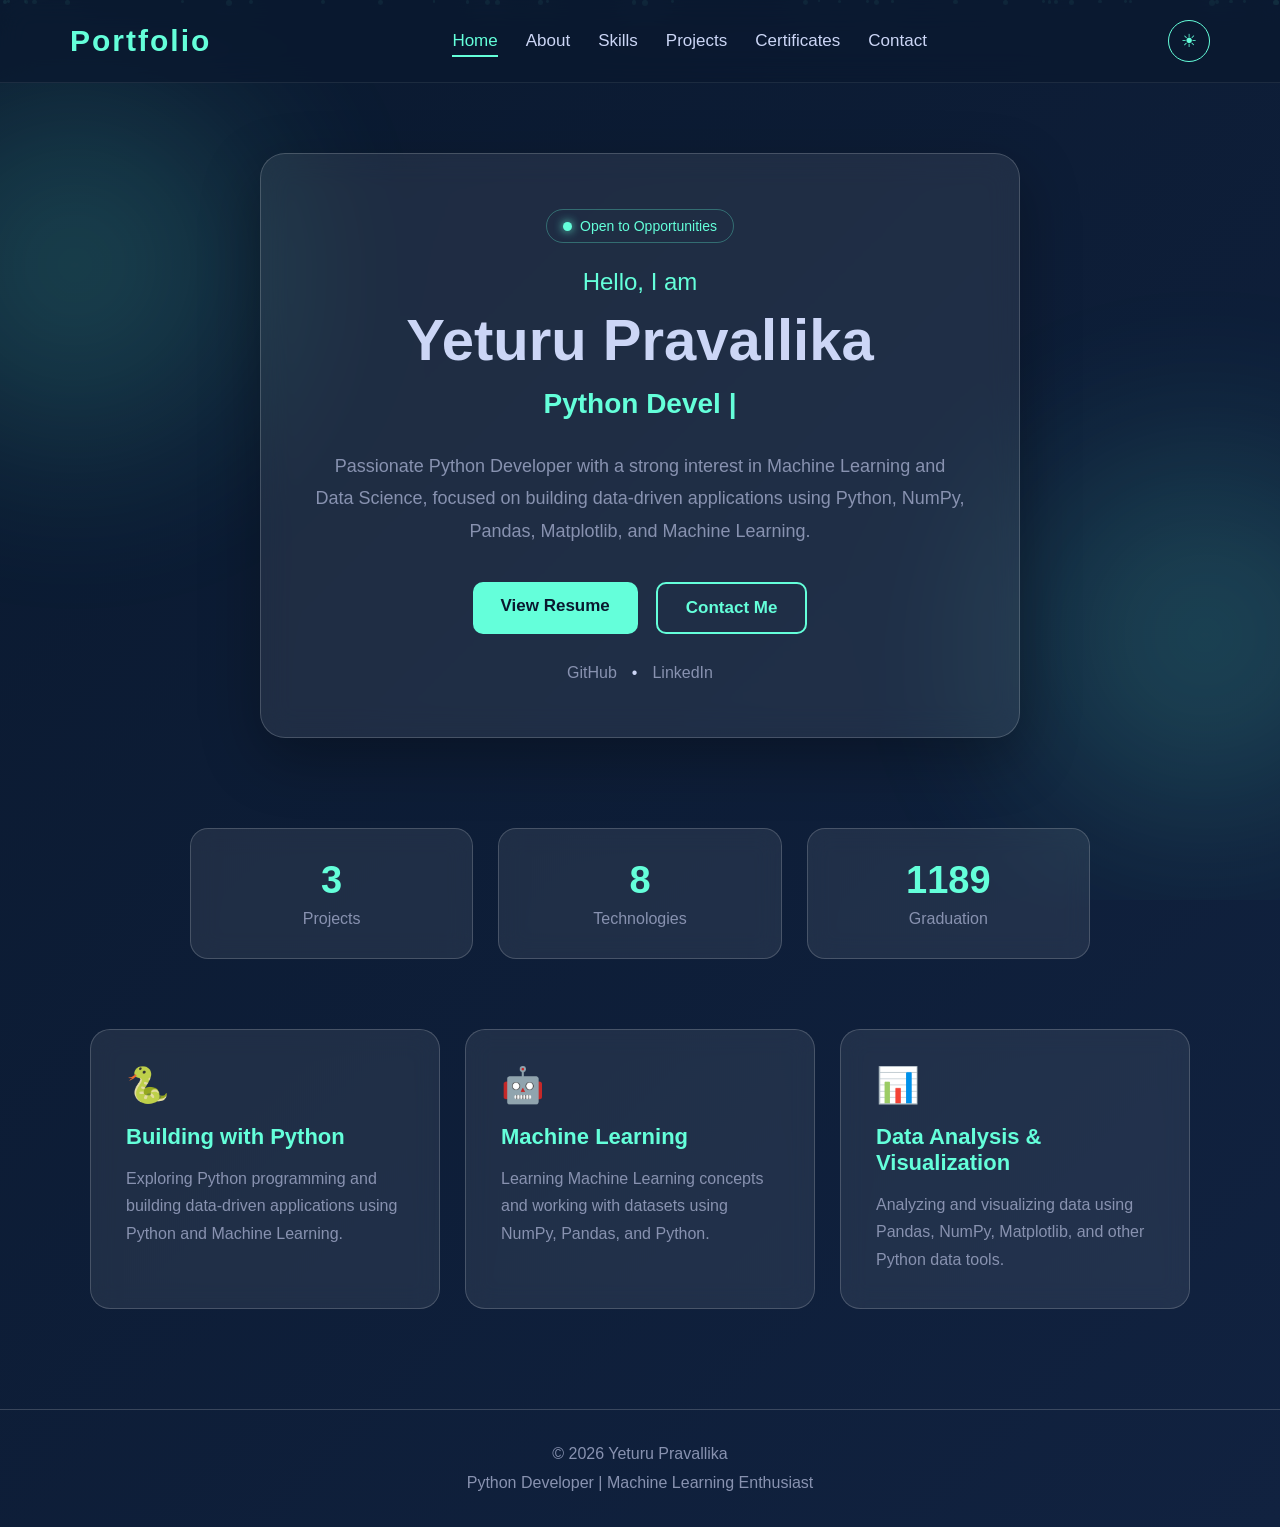
<file: index.html>
<!DOCTYPE html>

<html lang="en">

<head>

    <meta charset="UTF-8">

    <meta name="viewport"
          content="width=device-width, initial-scale=1.0">

    <title>
        Yeturu Pravallika | Python Developer
    </title>


    <meta name="description"
          content="Portfolio of Yeturu Pravallika, Python Developer with knowledge of Machine Learning, NumPy, Pandas, Matplotlib, HTML, CSS and JavaScript.">


    <link rel="stylesheet" href="index.css">

</head>


<body>


    <!-- ================= BACKGROUND EFFECTS ================= -->

    <div class="background">

        <div class="glow glow-one"></div>

        <div class="glow glow-two"></div>

        <div id="particles"></div>

    </div>



    <!-- ================= NAVBAR ================= -->

    <header>

        <nav class="navbar">


            <!-- LOGO -->

            <a href="index.html"
               class="logo">

                Portfolio

            </a>



            <!-- MOBILE MENU -->

            <button
                class="menu-toggle"
                id="menuToggle"
                aria-label="Open navigation">

                ☰

            </button>



            <!-- NAVIGATION -->

            <ul
                class="nav-links"
                id="navLinks">


                <li>

                    <a
                        href="index.html"
                        class="active">

                        Home

                    </a>

                </li>


                <li>

                    <a href="about.html">

                        About

                    </a>

                </li>


                <li>

                    <a href="skills.html">

                        Skills

                    </a>

                </li>


                <li>

                    <a href="projects.html">

                        Projects

                    </a>

                </li>


                <li>

                    <a href="certificates.html">

                        Certificates

                    </a>

                </li>


                <li>

                    <a href="contact.html">

                        Contact

                    </a>

                </li>


            </ul>



            <!-- THEME TOGGLE -->

            <button
                id="themeToggle"
                class="theme-toggle"
                aria-label="Toggle theme">

                ☀

            </button>


        </nav>

    </header>




    <!-- ================= HERO ================= -->

    <main>

        <section class="hero">


            <div
                class="glass-card"
                id="heroCard">


                <!-- AVAILABILITY -->

                <div class="availability">

                    <span class="status-dot"></span>

                    Open to Opportunities

                </div>



                <!-- GREETING -->

                <p class="hello">

                    Hello, I am

                </p>



                <!-- NAME -->

                <h1>

                    Yeturu Pravallika

                </h1>



                <!-- DYNAMIC ROLE -->

                <h2>

                    <span id="typing"></span>

                    <span class="cursor">|</span>

                </h2>



                <!-- DESCRIPTION -->

                <p class="hero-description">

                    Passionate Python Developer with a strong interest
                    in Machine Learning and Data Science, focused on
                    building data-driven applications using Python,
                    NumPy, Pandas, Matplotlib, and Machine Learning.

                </p>




                <!-- ================= BUTTONS ================= -->

                <div class="hero-buttons">


                    <!-- RESUME -->

                    <a
                        href="Pravallika_Yeturu_Resume.pdf"
                        target="_blank"
                        class="resume-btn">

                        View Resume

                    </a>



                    <!-- CONTACT -->

                    <a
                        href="contact.html"
                        class="contact-btn">

                        Contact Me

                    </a>


                </div>




                <!-- ================= SOCIAL LINKS ================= -->

                <div class="social-links">


                    <a
                        href="https://github.com/pravallikayeturu"
                        target="_blank"
                        rel="noopener noreferrer"
                        aria-label="GitHub">

                        GitHub

                    </a>


                    <span>•</span>


                    <a
                        href="https://www.linkedin.com/in/pravallika-yeturu-b11321325"
                        target="_blank"
                        rel="noopener noreferrer"
                        aria-label="LinkedIn">

                        LinkedIn

                    </a>


                </div>


            </div>

        </section>




        <!-- ================= STATS ================= -->

        <section class="stats-section reveal">


            <!-- PROJECTS -->

            <div class="stat-card">

                <div
                    class="stat-number"
                    data-target="3">

                    0

                </div>


                <p>

                    Projects

                </p>

            </div>




            <!-- TECHNOLOGIES -->

            <div class="stat-card">

                <div
                    class="stat-number"
                    data-target="8">

                    0

                </div>


                <p>

                    Technologies

                </p>

            </div>




            <!-- GRADUATION -->

            <div class="stat-card">

                <div
                    class="stat-number"
                    data-target="2027">

                    0

                </div>


                <p>

                    Graduation

                </p>

            </div>


        </section>




        <!-- ================= QUICK INTRO ================= -->

        <section class="quick-section reveal">



            <!-- PYTHON -->

            <div class="quick-card">


                <span class="section-icon">

                    🐍

                </span>


                <h2>

                    Building with Python

                </h2>


                <p>

                    Exploring Python programming and building
                    data-driven applications using Python and
                    Machine Learning.

                </p>


            </div>




            <!-- MACHINE LEARNING -->

            <div class="quick-card">


                <span class="section-icon">

                    🤖

                </span>


                <h2>

                    Machine Learning

                </h2>


                <p>

                    Learning Machine Learning concepts and
                    working with datasets using NumPy,
                    Pandas, and Python.

                </p>


            </div>




            <!-- DATA ANALYSIS -->

            <div class="quick-card">


                <span class="section-icon">

                    📊

                </span>


                <h2>

                    Data Analysis & Visualization

                </h2>


                <p>

                    Analyzing and visualizing data using
                    Pandas, NumPy, Matplotlib, and other
                    Python data tools.

                </p>


            </div>


        </section>


    </main>




    <!-- ================= SCROLL TO TOP ================= -->

    <button
        id="scrollTop"
        class="scroll-top"
        aria-label="Scroll to top">

        ↑

    </button>




    <!-- ================= FOOTER ================= -->

    <footer>


        <p>

            © <span id="year"></span>
            Yeturu Pravallika

        </p>


        <p>

            Python Developer |
            Machine Learning Enthusiast

        </p>


    </footer>




    <!-- ================= JAVASCRIPT ================= -->

    <script src="index.js"></script>


</body>

</html>
</file>
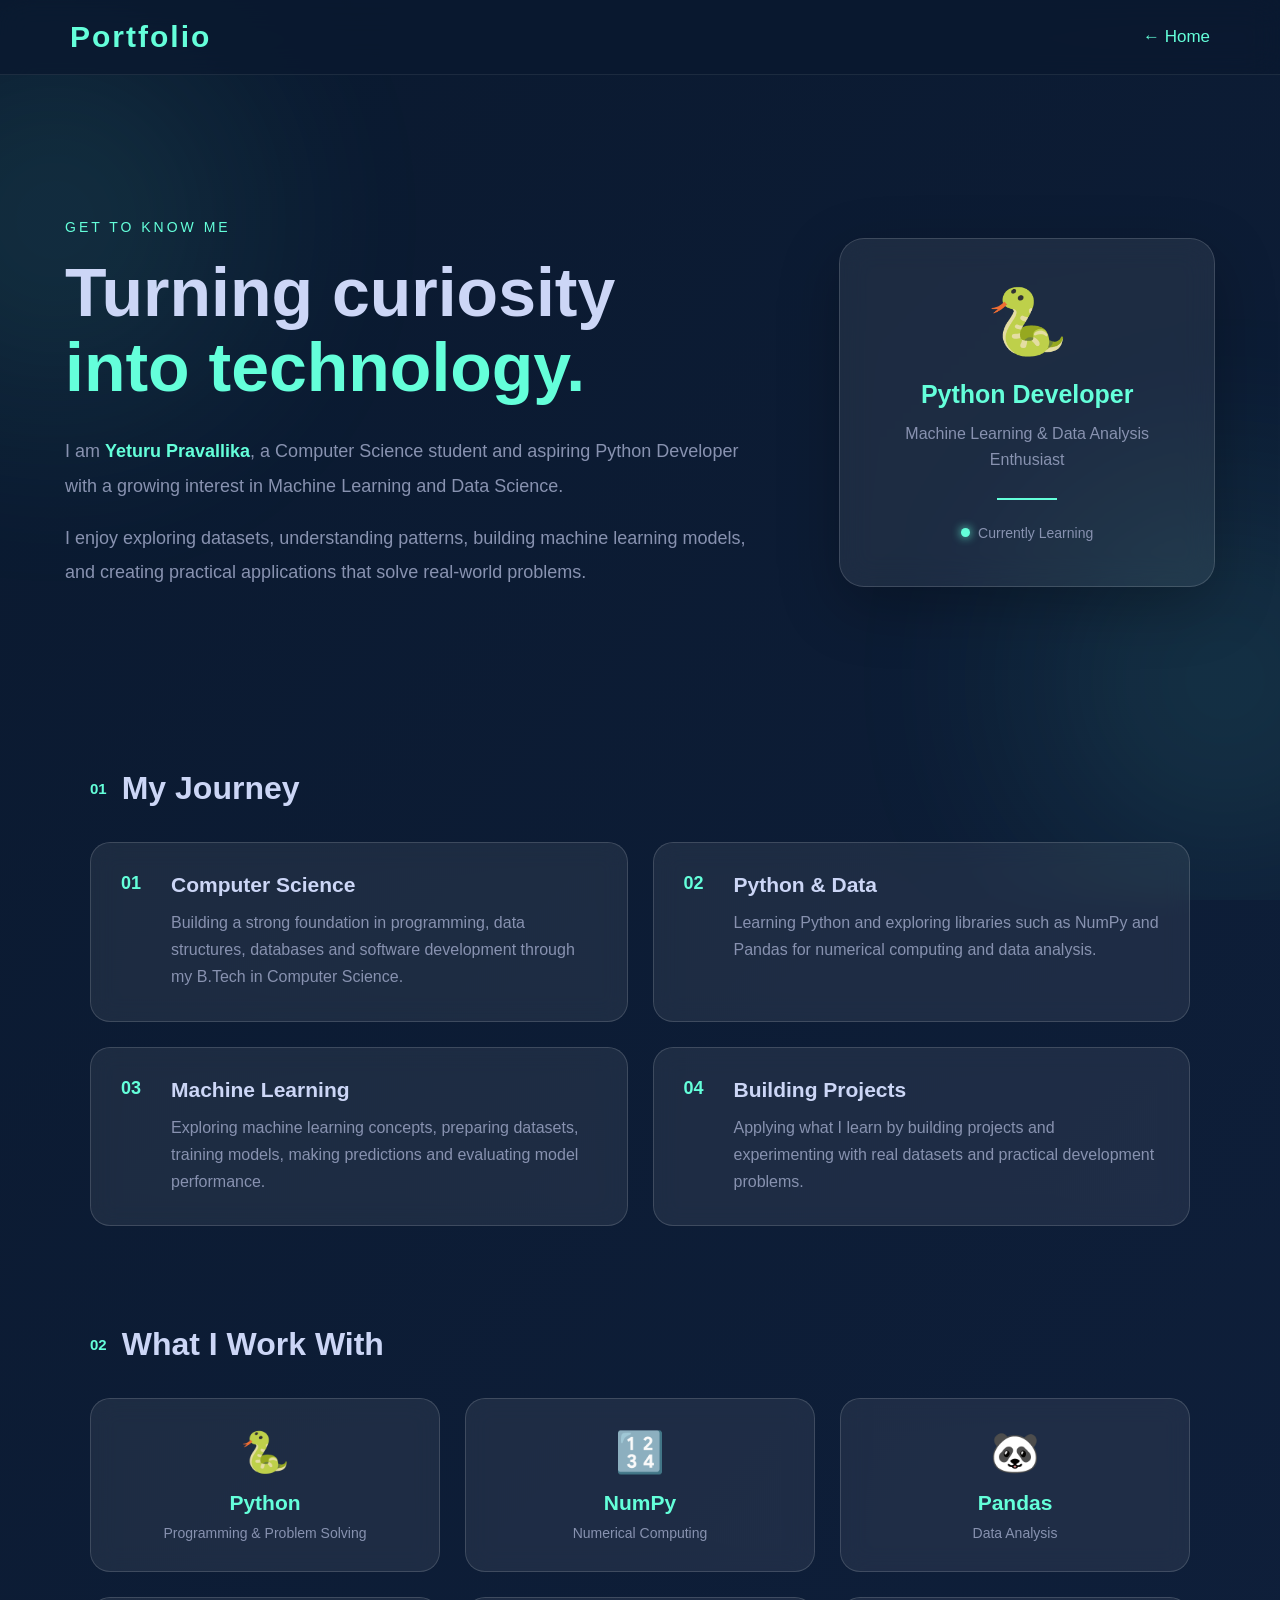
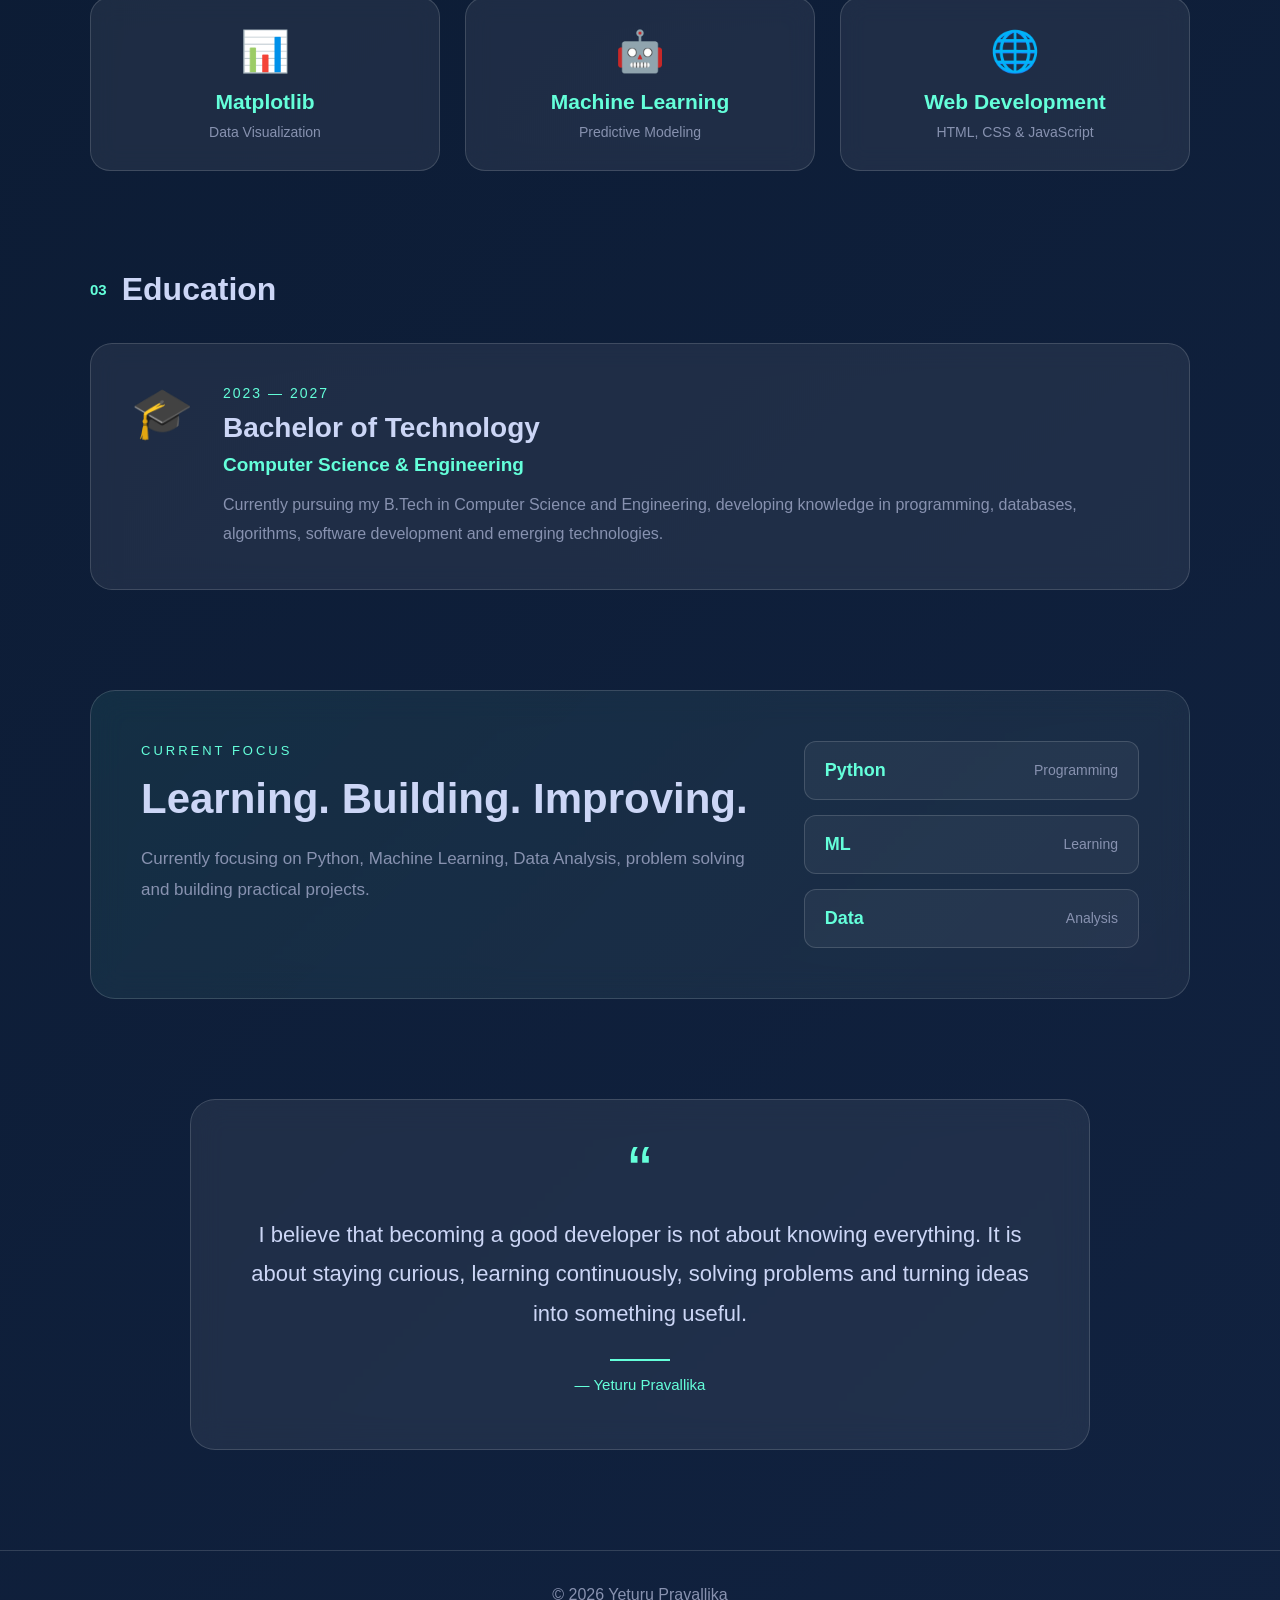
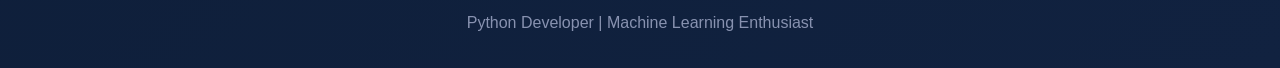
<file: about.html>
<!DOCTYPE html>
<html lang="en">

<head>

    <meta charset="UTF-8">

    <meta name="viewport"
          content="width=device-width, initial-scale=1.0">

    <title>
        About Me | Yeturu Pravallika
    </title>

    <meta name="description"
          content="Learn more about Yeturu Pravallika, a Python Developer and Machine Learning enthusiast.">

    <link rel="stylesheet" href="about.css">

</head>


<body>


    <!-- ================= BACKGROUND ================= -->

    <div class="background">

        <div class="glow glow-one"></div>

        <div class="glow glow-two"></div>

    </div>




    <!-- ================= NAVBAR ================= -->

    <nav class="navbar">


        <a href="index.html"
           class="logo">

            Portfolio

        </a>


        <div class="nav-right">

            <a href="index.html"
               class="home-link">

                ← Home

            </a>

        </div>


    </nav>




    <!-- ================= ABOUT HERO ================= -->

    <main>


        <section class="about-hero">


            <div class="intro-content">


                <span class="intro-label">

                    GET TO KNOW ME

                </span>


                <h1>

                    Turning curiosity
                    <span>into technology.</span>

                </h1>


                <p>

                    I am <strong>Yeturu Pravallika</strong>,
                    a Computer Science student and aspiring
                    Python Developer with a growing interest
                    in Machine Learning and Data Science.

                </p>


                <p>

                    I enjoy exploring datasets, understanding
                    patterns, building machine learning models,
                    and creating practical applications that
                    solve real-world problems.

                </p>


            </div>


            <!-- PROFILE CARD -->

            <div class="profile-card">


                <div class="profile-icon">

                    🐍

                </div>


                <h2>

                    Python Developer

                </h2>


                <p>

                    Machine Learning &
                    Data Analysis Enthusiast

                </p>


                <div class="profile-line"></div>


                <div class="profile-status">

                    <span></span>

                    Currently Learning

                </div>


            </div>


        </section>




        <!-- ================= JOURNEY ================= -->

        <section class="journey-section">


            <div class="section-heading">

                <span>

                    01

                </span>

                <h2>

                    My Journey

                </h2>

            </div>


            <div class="journey-card">


                <div class="journey-item">


                    <div class="journey-number">

                        01

                    </div>


                    <div>

                        <h3>

                            Computer Science

                        </h3>


                        <p>

                            Building a strong foundation in
                            programming, data structures,
                            databases and software development
                            through my B.Tech in Computer Science.

                        </p>

                    </div>


                </div>



                <div class="journey-item">


                    <div class="journey-number">

                        02

                    </div>


                    <div>

                        <h3>

                            Python & Data

                        </h3>


                        <p>

                            Learning Python and exploring
                            libraries such as NumPy and Pandas
                            for numerical computing and
                            data analysis.

                        </p>

                    </div>


                </div>



                <div class="journey-item">


                    <div class="journey-number">

                        03

                    </div>


                    <div>

                        <h3>

                            Machine Learning

                        </h3>


                        <p>

                            Exploring machine learning concepts,
                            preparing datasets, training models,
                            making predictions and evaluating
                            model performance.

                        </p>

                    </div>


                </div>



                <div class="journey-item">


                    <div class="journey-number">

                        04

                    </div>


                    <div>

                        <h3>

                            Building Projects

                        </h3>


                        <p>

                            Applying what I learn by building
                            projects and experimenting with
                            real datasets and practical
                            development problems.

                        </p>

                    </div>


                </div>


            </div>

        </section>




        <!-- ================= WHAT I WORK WITH ================= -->

        <section class="tools-section">


            <div class="section-heading">

                <span>

                    02

                </span>

                <h2>

                    What I Work With

                </h2>

            </div>


            <div class="tools-grid">


                <div class="tool-card">

                    <div class="tool-icon">

                        🐍

                    </div>

                    <h3>

                        Python

                    </h3>

                    <p>

                        Programming & Problem Solving

                    </p>

                </div>



                <div class="tool-card">

                    <div class="tool-icon">

                        🔢

                    </div>

                    <h3>

                        NumPy

                    </h3>

                    <p>

                        Numerical Computing

                    </p>

                </div>



                <div class="tool-card">

                    <div class="tool-icon">

                        🐼

                    </div>

                    <h3>

                        Pandas

                    </h3>

                    <p>

                        Data Analysis

                    </p>

                </div>



                <div class="tool-card">

                    <div class="tool-icon">

                        📊

                    </div>

                    <h3>

                        Matplotlib

                    </h3>

                    <p>

                        Data Visualization

                    </p>

                </div>



                <div class="tool-card">

                    <div class="tool-icon">

                        🤖

                    </div>

                    <h3>

                        Machine Learning

                    </h3>

                    <p>

                        Predictive Modeling

                    </p>

                </div>



                <div class="tool-card">

                    <div class="tool-icon">

                        🌐

                    </div>

                    <h3>

                        Web Development

                    </h3>

                    <p>

                        HTML, CSS & JavaScript

                    </p>

                </div>


            </div>

        </section>




        <!-- ================= EDUCATION ================= -->

        <section class="education-section">


            <div class="section-heading">

                <span>

                    03

                </span>

                <h2>

                    Education

                </h2>

            </div>


            <div class="education-card">


                <div class="education-icon">

                    🎓

                </div>


                <div class="education-content">


                    <span class="education-year">

                        2023 — 2027

                    </span>


                    <h2>

                        Bachelor of Technology

                    </h2>


                    <h3>

                        Computer Science & Engineering

                    </h3>


                    <p>

                        Currently pursuing my B.Tech in
                        Computer Science and Engineering,
                        developing knowledge in programming,
                        databases, algorithms, software
                        development and emerging technologies.

                    </p>


                </div>


            </div>

        </section>




        <!-- ================= CURRENT FOCUS ================= -->

        <section class="focus-section">


            <div class="focus-card">


                <div class="focus-content">


                    <span>

                        CURRENT FOCUS

                    </span>


                    <h2>

                        Learning.
                        Building.
                        Improving.

                    </h2>


                    <p>

                        Currently focusing on Python,
                        Machine Learning, Data Analysis,
                        problem solving and building
                        practical projects.

                    </p>


                </div>


                <div class="focus-items">


                    <div>

                        <strong>

                            Python

                        </strong>

                        <span>

                            Programming

                        </span>

                    </div>


                    <div>

                        <strong>

                            ML

                        </strong>

                        <span>

                            Learning

                        </span>

                    </div>


                    <div>

                        <strong>

                            Data

                        </strong>

                        <span>

                            Analysis

                        </span>

                    </div>


                </div>


            </div>

        </section>




        <!-- ================= PERSONAL STATEMENT ================= -->

        <section class="statement-section">


            <div class="statement-card">


                <span class="quote-mark">

                    “

                </span>


                <p>

                    I believe that becoming a good developer
                    is not about knowing everything. It is about
                    staying curious, learning continuously,
                    solving problems and turning ideas into
                    something useful.

                </p>


                <div class="statement-line"></div>


                <span class="statement-name">

                    — Yeturu Pravallika

                </span>


            </div>

        </section>


    </main>




    <!-- ================= FOOTER ================= -->

    <footer>

        <p>

            © <span id="year"></span>
            Yeturu Pravallika

        </p>


        <p>

            Python Developer |
            Machine Learning Enthusiast

        </p>

    </footer>



    <!-- ================= JAVASCRIPT ================= -->

    <script src="about.js"></script>


</body>

</html>
</file>
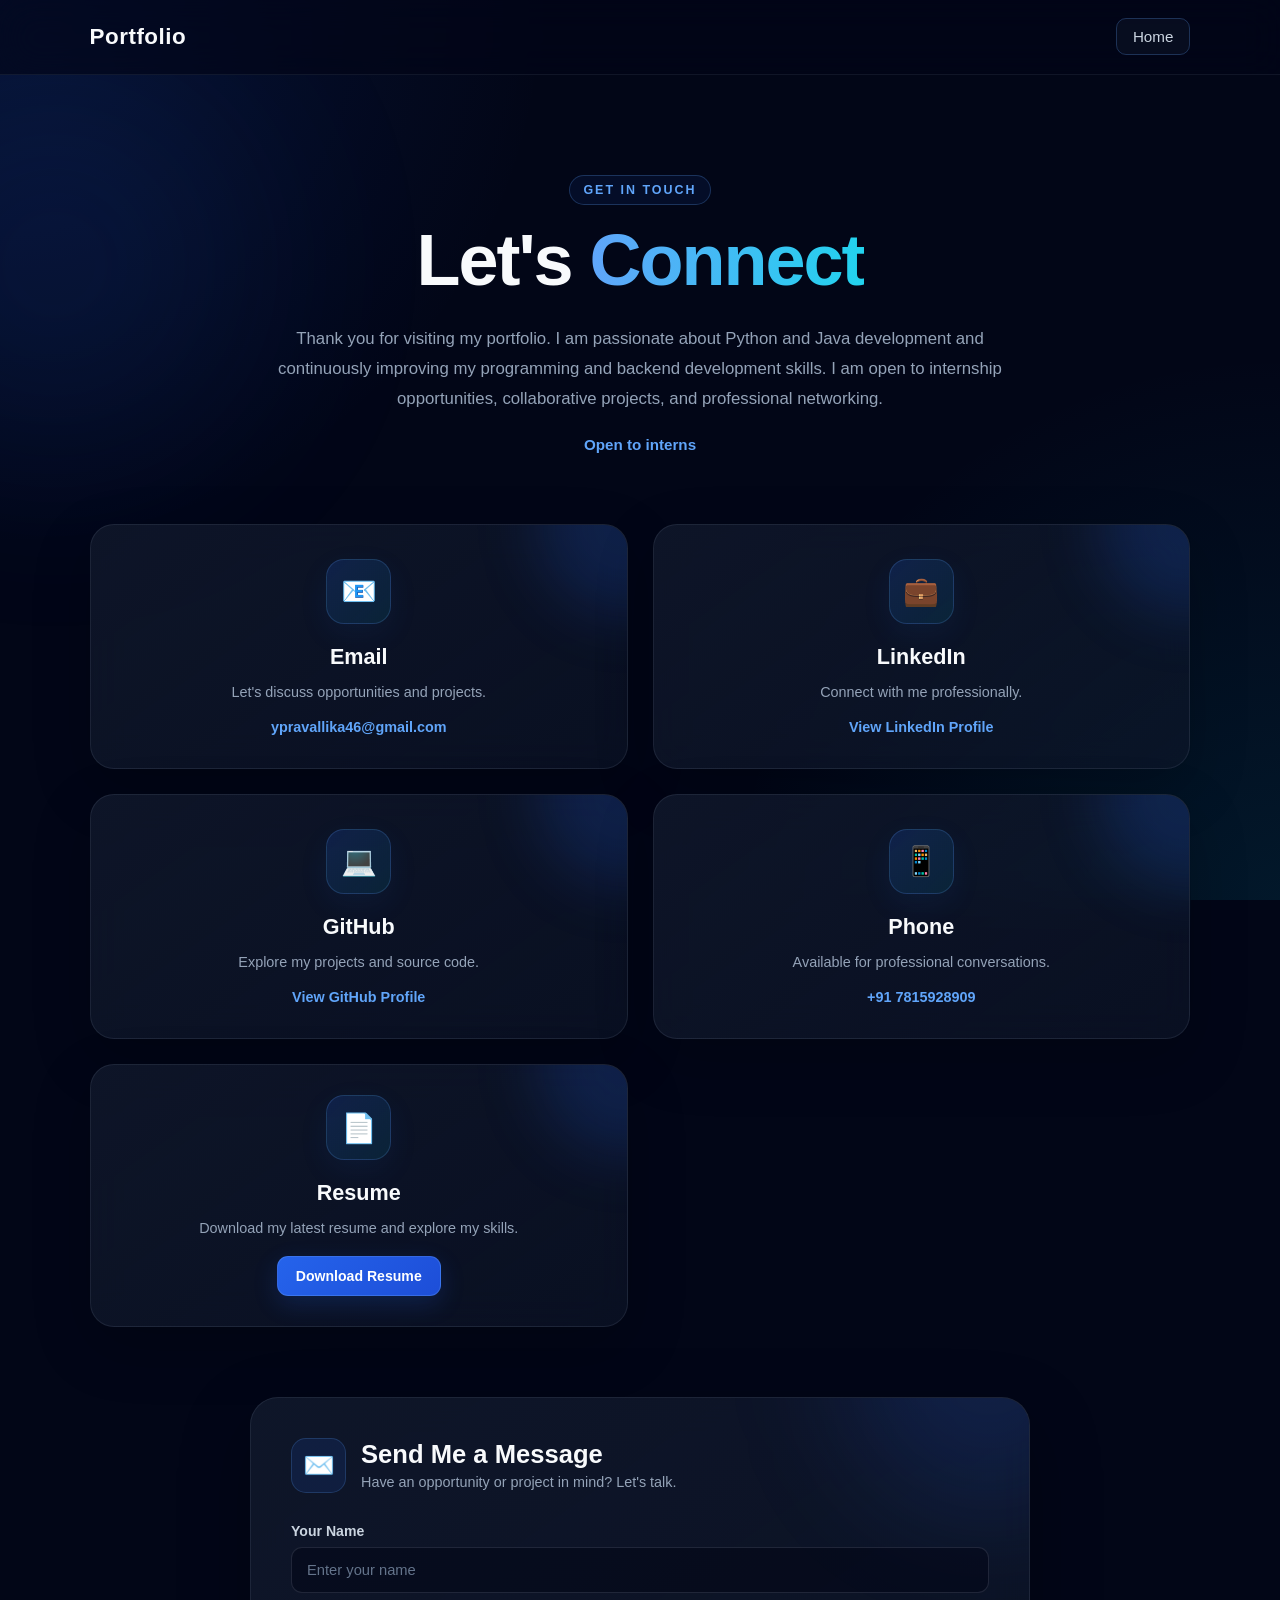
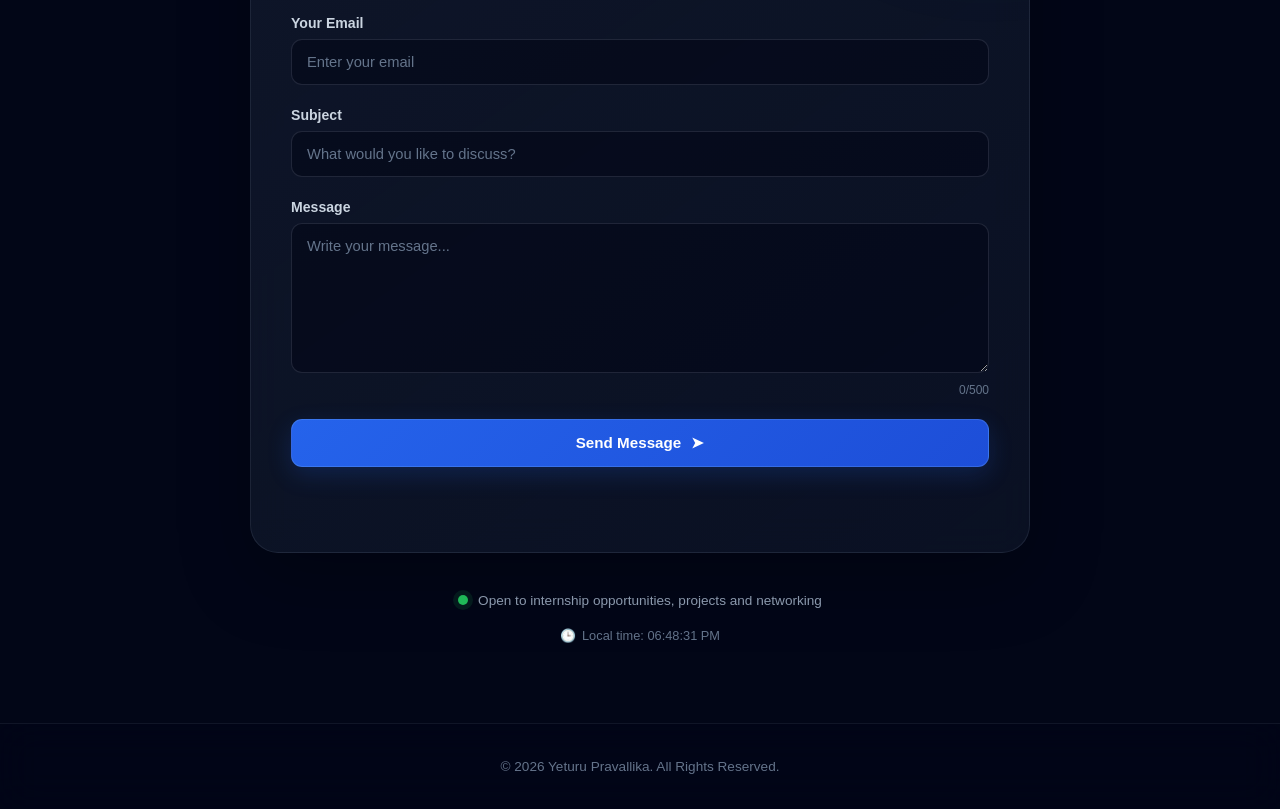
<file: contact.html>
<!DOCTYPE html>
<html lang="en">

<head>

    <meta charset="UTF-8">
    <meta name="viewport" content="width=device-width, initial-scale=1.0">

    <title>Contact | Yeturu Pravallika</title>

    <meta name="description"
        content="Contact Yeturu Pravallika for internships, collaborative projects and professional opportunities.">

    <link rel="stylesheet" href="contact.css">

</head>

<body>

    <!-- Navbar -->

    <nav class="navbar">

        <h2 class="logo">Portfolio</h2>

        <div class="nav-links">

            <a href="index.html">Home</a>

        </div>

    </nav>


    <!-- Contact Section -->

    <section class="contact-section">

        <div class="section-header">

            <span class="section-tag">GET IN TOUCH</span>

            <h1>
                Let's <span>Connect</span>
            </h1>

            <p class="intro">

                Thank you for visiting my portfolio. I am passionate about Python and Java development and continuously improving my programming and backend development skills. I am open to internship opportunities, collaborative projects, and professional networking.


            </p>

            <p class="typing-text">
                <span id="typingText"></span>
            </p>

        </div>


        <!-- Contact Cards -->

        <div class="contact-grid">


            <!-- Email -->

            <div class="contact-card">

                <div class="card-icon">📧</div>

                <h3>Email</h3>

                <p>
                    Let's discuss opportunities and projects.
                </p>

                <a href="mailto:ypravallika46@gmail.com">
                    ypravallika46@gmail.com
                </a>

            </div>


            <!-- LinkedIn -->

            <div class="contact-card">

                <div class="card-icon">💼</div>

                <h3>LinkedIn</h3>

                <p>
                    Connect with me professionally.
                </p>

                <a href="https://www.linkedin.com/in/pravallika-yeturu-b11321325"
                    target="_blank"
                    rel="noopener noreferrer">

                    View LinkedIn Profile

                </a>

            </div>


            <!-- GitHub -->

            <div class="contact-card">

                <div class="card-icon">💻</div>

                <h3>GitHub</h3>

                <p>
                    Explore my projects and source code.
                </p>

                <a href="https://github.com/pravallikayeturu"
                    target="_blank"
                    rel="noopener noreferrer">

                    View GitHub Profile

                </a>

            </div>


            <!-- Phone -->

            <div class="contact-card">

                <div class="card-icon">📱</div>

                <h3>Phone</h3>

                <p>
                    Available for professional conversations.
                </p>

                <a href="tel:+917815928909">
                    +91 7815928909
                </a>

            </div>


            <!-- Resume -->

            <div class="contact-card resume-card">

                <div class="card-icon">📄</div>

                <h3>Resume</h3>

                <p>
                    Download my latest resume and explore my skills.
                </p>

                <a class="resume-btn"
                    href="resume.pdf"
                    download>

                    Download Resume

                </a>

            </div>

        </div>


        <!-- Contact Form -->

        <div class="contact-form">

            <div class="form-header">

                <span>✉️</span>

                <div>

                    <h2>Send Me a Message</h2>

                    <p>
                        Have an opportunity or project in mind?
                        Let's talk.
                    </p>

                </div>

            </div>


            <form id="contactForm">

                <div class="input-group">

                    <label for="name">
                        Your Name
                    </label>

                    <input
                        type="text"
                        id="name"
                        placeholder="Enter your name"
                        required>

                </div>


                <div class="input-group">

                    <label for="email">
                        Your Email
                    </label>

                    <input
                        type="email"
                        id="email"
                        placeholder="Enter your email"
                        required>

                </div>


                <div class="input-group">

                    <label for="subject">
                        Subject
                    </label>

                    <input
                        type="text"
                        id="subject"
                        placeholder="What would you like to discuss?"
                        required>

                </div>


                <div class="input-group">

                    <label for="message">
                        Message
                    </label>

                    <textarea
                        id="message"
                        rows="6"
                        maxlength="500"
                        placeholder="Write your message..."
                        required></textarea>

                    <small>
                        <span id="charCount">0</span>/500
                    </small>

                </div>


                <button type="submit" id="sendButton">

                    <span id="buttonText">
                        Send Message
                    </span>

                    <span id="buttonIcon">
                        ➤
                    </span>

                </button>

            </form>


            <p id="responseMessage"></p>

        </div>


        <!-- Availability -->

        <div class="availability">

            <span class="status-dot"></span>

            <span>
                Open to internship opportunities, projects and networking
            </span>

        </div>


        <!-- Current Time -->

        <div class="current-time">

            <span>🕒</span>

            <span id="currentTime"></span>

        </div>

    </section>


    <!-- Footer -->

    <footer>

        <p>
            © <span id="year"></span> Yeturu Pravallika.
            All Rights Reserved.
        </p>

    </footer>


    <script src="contact.js"></script>

</body>

</html>
</file>
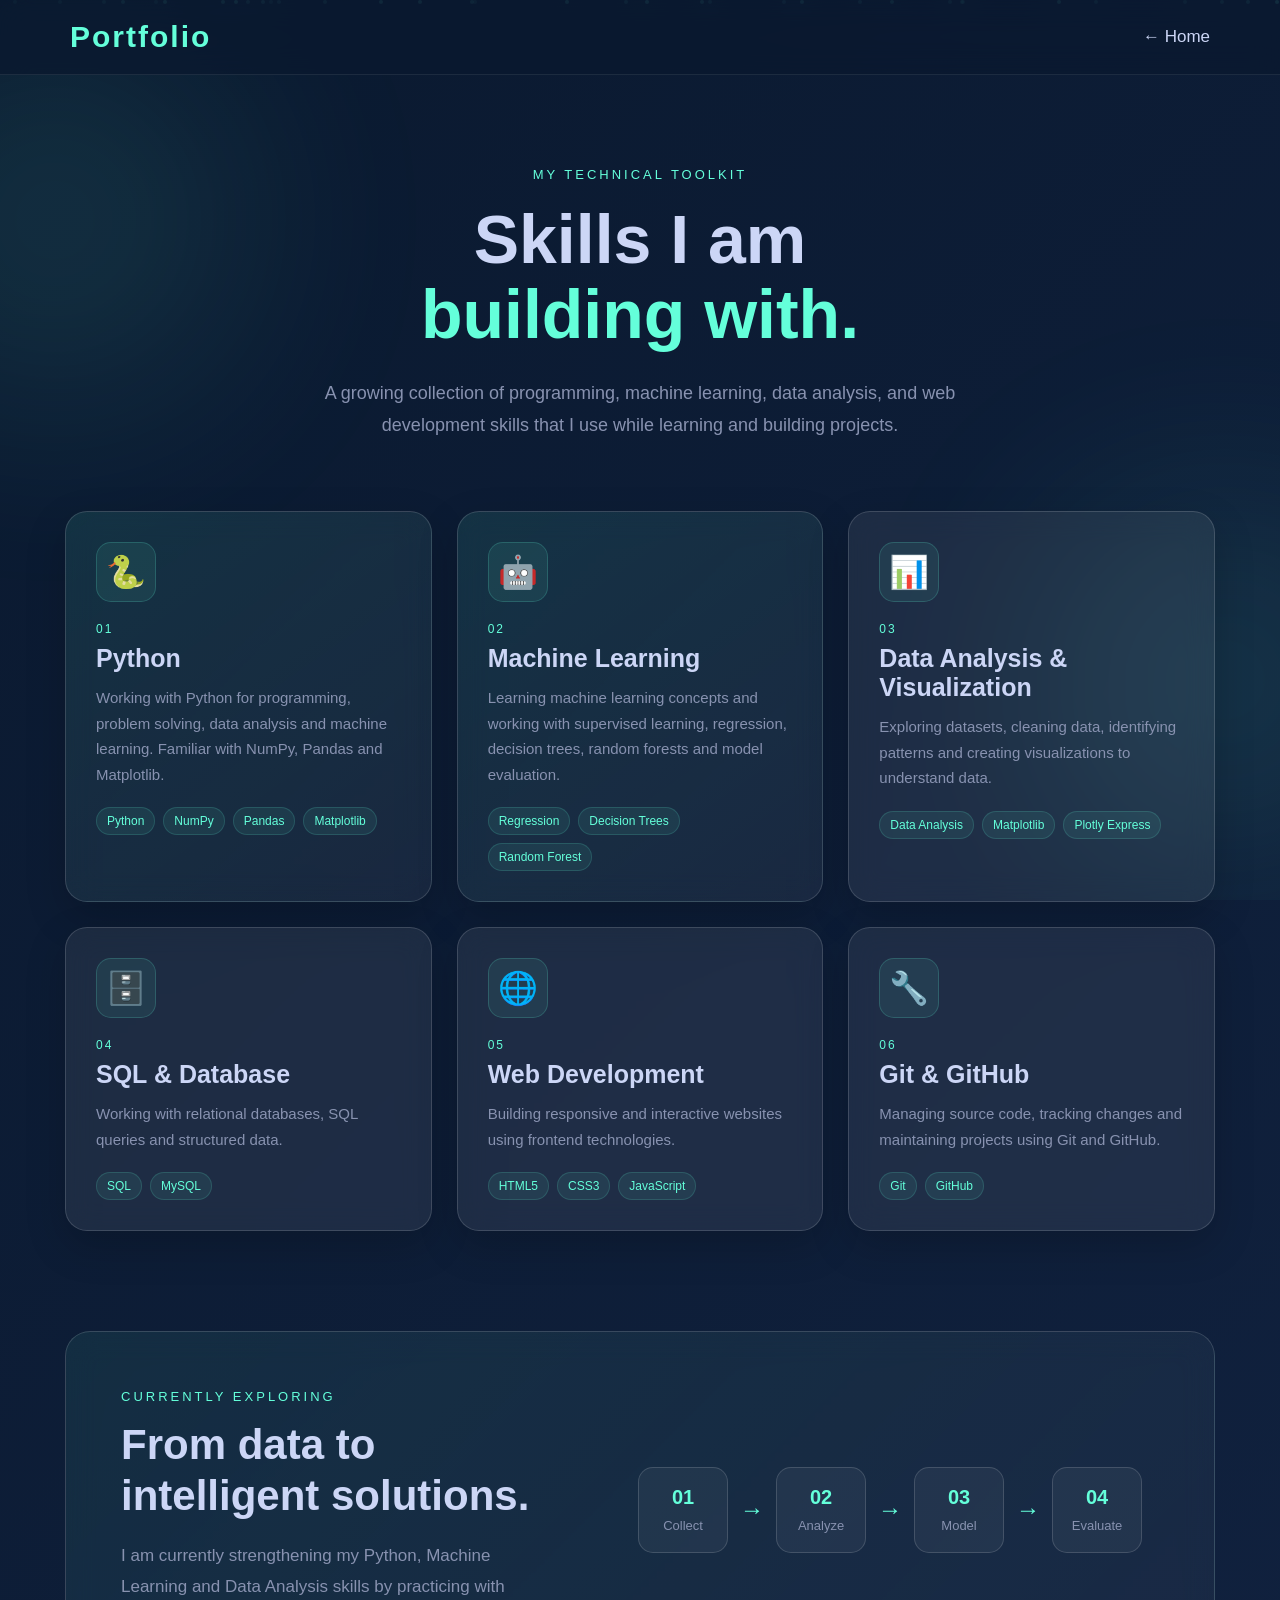
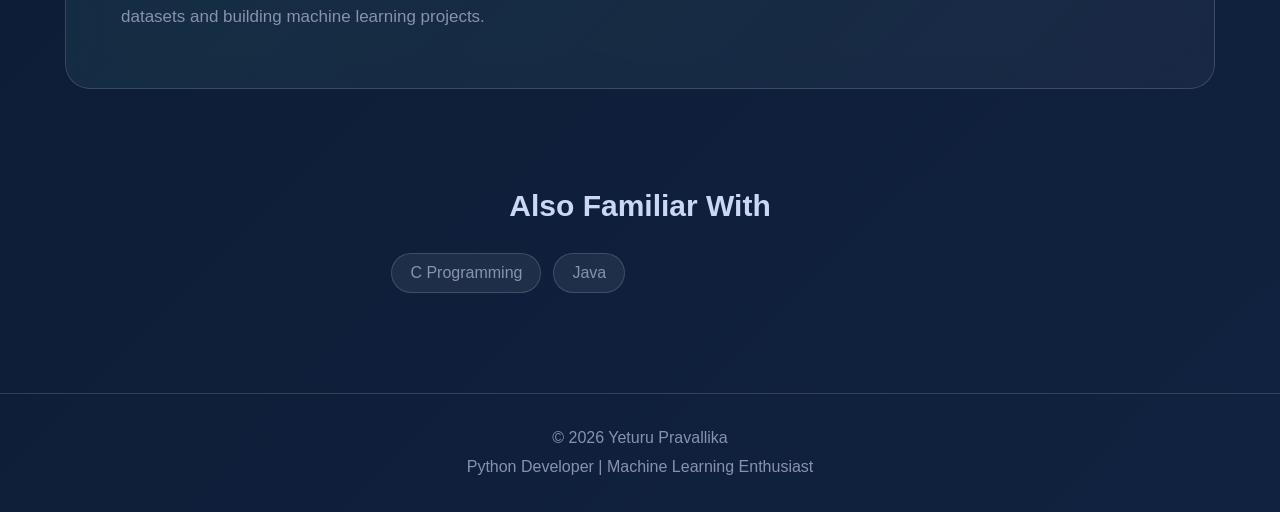
<file: skills.html>
<!DOCTYPE html>
<html lang="en">

<head>

    <meta charset="UTF-8">

    <meta name="viewport"
          content="width=device-width, initial-scale=1.0">

    <title>
        Skills | Yeturu Pravallika
    </title>

    <meta name="description"
          content="Technical skills of Yeturu Pravallika including Python, Machine Learning, Data Analysis, SQL, Web Development, Java and Spring Boot.">

    <link rel="stylesheet" href="skills.css">

</head>


<body>


    <!-- ================= BACKGROUND ================= -->

    <div class="background">

        <div class="glow glow-one"></div>

        <div class="glow glow-two"></div>

        <div id="particles"></div>

    </div>




    <!-- ================= NAVBAR ================= -->

    <nav class="navbar">


        <a href="index.html"
           class="logo">

            Portfolio

        </a>


        <a href="index.html"
           class="home-link">

            ← Home

        </a>


    </nav>




    <!-- ================= MAIN ================= -->

    <main>


        <!-- ================= HERO ================= -->

        <section class="skills-hero">


            <span class="section-label">

                MY TECHNICAL TOOLKIT

            </span>


            <h1>

                Skills I am
                <span>building with.</span>

            </h1>


            <p>

                A growing collection of programming,
                machine learning, data analysis, and
                web development skills that I use while
                learning and building projects.

            </p>


        </section>




        <!-- ================= SKILLS ================= -->

        <section class="skills-section">


            <div class="skills-grid">


                <!-- PYTHON -->

                <div class="skill-card featured-card">


                    <div class="skill-icon">

                        🐍

                    </div>


                    <div class="skill-content">

                        <span class="skill-number">

                            01

                        </span>


                        <h2>

                            Python

                        </h2>


                        <p>

                            Working with Python for programming,
                            problem solving, data analysis and
                            machine learning. Familiar with
                            NumPy, Pandas and Matplotlib.

                        </p>


                        <div class="skill-tags">

                            <span>
                                Python
                            </span>

                            <span>
                                NumPy
                            </span>

                            <span>
                                Pandas
                            </span>

                            <span>
                                Matplotlib
                            </span>

                        </div>

                    </div>


                </div>




                <!-- MACHINE LEARNING -->

                <div class="skill-card featured-card">


                    <div class="skill-icon">

                        🤖

                    </div>


                    <div class="skill-content">

                        <span class="skill-number">

                            02

                        </span>


                        <h2>

                            Machine Learning

                        </h2>


                        <p>

                            Learning machine learning concepts
                            and working with supervised learning,
                            regression, decision trees, random
                            forests and model evaluation.

                        </p>


                        <div class="skill-tags">

                            <span>
                                Regression
                            </span>

                            <span>
                                Decision Trees
                            </span>

                            <span>
                                Random Forest
                            </span>

                        </div>

                    </div>


                </div>




                <!-- DATA ANALYSIS -->

                <div class="skill-card">


                    <div class="skill-icon">

                        📊

                    </div>


                    <div class="skill-content">

                        <span class="skill-number">

                            03

                        </span>


                        <h2>

                            Data Analysis & Visualization

                        </h2>


                        <p>

                            Exploring datasets, cleaning data,
                            identifying patterns and creating
                            visualizations to understand data.

                        </p>


                        <div class="skill-tags">

                            <span>
                                Data Analysis
                            </span>

                            <span>
                                Matplotlib
                            </span>

                            <span>
                                Plotly Express
                            </span>

                        </div>

                    </div>


                </div>




                <!-- SQL -->

                <div class="skill-card">


                    <div class="skill-icon">

                        🗄️

                    </div>


                    <div class="skill-content">

                        <span class="skill-number">

                            04

                        </span>


                        <h2>

                            SQL & Database

                        </h2>


                        <p>

                            Working with relational databases,
                            SQL queries and structured data.

                        </p>


                        <div class="skill-tags">

                            <span>
                                SQL
                            </span>

                            <span>
                                MySQL
                            </span>

                        </div>

                    </div>


                </div>




                <!-- WEB DEVELOPMENT -->

                <div class="skill-card">


                    <div class="skill-icon">

                        🌐

                    </div>


                    <div class="skill-content">

                        <span class="skill-number">

                            05

                        </span>


                        <h2>

                            Web Development

                        </h2>


                        <p>

                            Building responsive and interactive
                            websites using frontend technologies.

                        </p>


                        <div class="skill-tags">

                            <span>
                                HTML5
                            </span>

                            <span>
                                CSS3
                            </span>

                            <span>
                                JavaScript
                            </span>

                        </div>

                    </div>


                </div>




                <!-- GIT -->

                <div class="skill-card">


                    <div class="skill-icon">

                        🔧

                    </div>


                    <div class="skill-content">

                        <span class="skill-number">

                            06

                        </span>


                        <h2>

                            Git & GitHub

                        </h2>


                        <p>

                            Managing source code, tracking
                            changes and maintaining projects
                            using Git and GitHub.

                        </p>


                        <div class="skill-tags">

                            <span>
                                Git
                            </span>

                            <span>
                                GitHub
                            </span>

                        </div>

                    </div>


                </div>


            </div>

        </section>




        <!-- ================= LEARNING ================= -->

        <section class="learning-section">


            <div class="learning-card">


                <div class="learning-content">


                    <span>

                        CURRENTLY EXPLORING

                    </span>


                    <h2>

                        From data
                        to intelligent
                        solutions.

                    </h2>


                    <p>

                        I am currently strengthening my
                        Python, Machine Learning and
                        Data Analysis skills by practicing
                        with datasets and building
                        machine learning projects.

                    </p>


                </div>



                <div class="learning-flow">


                    <div class="flow-item">

                        <strong>
                            01
                        </strong>

                        <span>
                            Collect
                        </span>

                    </div>


                    <div class="flow-arrow">
                        →
                    </div>


                    <div class="flow-item">

                        <strong>
                            02
                        </strong>

                        <span>
                            Analyze
                        </span>

                    </div>


                    <div class="flow-arrow">
                        →
                    </div>


                    <div class="flow-item">

                        <strong>
                            03
                        </strong>

                        <span>
                            Model
                        </span>

                    </div>


                    <div class="flow-arrow">
                        →
                    </div>


                    <div class="flow-item">

                        <strong>
                            04
                        </strong>

                        <span>
                            Evaluate
                        </span>

                    </div>


                </div>


            </div>

        </section>




        <!-- ================= OTHER TECHNOLOGIES ================= -->

        <section class="additional-section">


            <h2>

                Also Familiar With

            </h2>


            <div class="additional-tags">


                <span>
                    C Programming
                </span>


                <span>
                    Java
                </span>


                <span>
                    Spring Boot
                </span>


                <span>
                    REST APIs
                </span>


            </div>


        </section>


    </main>




    <!-- ================= FOOTER ================= -->

    <footer>


        <p>

            © <span id="year"></span>
            Yeturu Pravallika

        </p>


        <p>

            Python Developer |
            Machine Learning Enthusiast

        </p>


    </footer>




    <!-- ================= JAVASCRIPT ================= -->

    <script src="skills.js"></script>


</body>

</html>
</file>
<file: index.css>
/* ================= GLOBAL ================= */

* {
    margin: 0;
    padding: 0;
    box-sizing: border-box;
    font-family: Arial, sans-serif;
    scroll-behavior: smooth;
}

:root {
    --background: #0a192f;
    --background-two: #112240;

    --text: #ccd6f6;
    --secondary-text: #8892b0;

    --accent: #64ffda;

    --glass: rgba(255, 255, 255, 0.08);

    --border: rgba(255, 255, 255, 0.18);
}

/* ================= BODY ================= */

body {
    background: linear-gradient(
        135deg,
        var(--background),
        var(--background-two)
    );

    color: var(--text);

    min-height: 100vh;

    overflow-x: hidden;

    opacity: 0;

    transition:
        opacity 0.8s ease,
        background 0.5s ease;
}

body.loaded {
    opacity: 1;
}

/* ================= LIGHT MODE ================= */

body.light-mode {
    --background: #eef6ff;
    --background-two: #dcecff;

    --text: #172554;
    --secondary-text: #475569;

    --glass: rgba(255, 255, 255, 0.65);

    --border: rgba(23, 37, 84, 0.15);
}

/* ================= BACKGROUND ================= */

.background {
    position: fixed;
    inset: 0;
    overflow: hidden;
    pointer-events: none;
    z-index: -1;
}

.glow {
    position: absolute;

    width: 350px;
    height: 350px;

    border-radius: 50%;

    filter: blur(100px);

    opacity: 0.18;

    background: var(--accent);

    animation: floatingGlow 8s infinite alternate ease-in-out;
}

.glow-one {
    top: 10%;
    left: -100px;
}

.glow-two {
    right: -100px;
    bottom: 10%;

    animation-delay: 2s;
}

@keyframes floatingGlow {

    from {
        transform: translate(0, 0);
    }

    to {
        transform: translate(80px, -50px);
    }
}

/* ================= PARTICLES ================= */

#particles {
    position: absolute;
    inset: 0;
}

.particle {
    position: absolute;

    width: 4px;
    height: 4px;

    background: var(--accent);

    border-radius: 50%;

    opacity: 0.5;

    animation: particleFloat linear infinite;
}

@keyframes particleFloat {

    from {
        transform:
            translateY(100vh)
            scale(0.5);

        opacity: 0;
    }

    20% {
        opacity: 0.6;
    }

    80% {
        opacity: 0.6;
    }

    to {
        transform:
            translateY(-20vh)
            scale(1);

        opacity: 0;
    }
}

/* ================= NAVBAR ================= */

header {
    position: relative;
    z-index: 1000;
}

.navbar {
    display: flex;

    justify-content: space-between;

    align-items: center;

    padding: 20px 70px;

    background: rgba(10, 25, 47, 0.75);

    backdrop-filter: blur(15px);

    border-bottom:
        1px solid
        rgba(255, 255, 255, 0.08);

    position: sticky;

    top: 0;
}

.light-mode .navbar {
    background:
        rgba(255, 255, 255, 0.75);
}

/* ================= LOGO ================= */

.logo {
    color: var(--accent);

    font-size: 30px;

    font-weight: bold;

    text-decoration: none;

    letter-spacing: 2px;

    transition: 0.3s;
}

.logo:hover {
    transform: scale(1.05);
}

/* ================= NAV LINKS ================= */

.nav-links {
    display: flex;

    list-style: none;

    gap: 28px;
}

.nav-links a {
    position: relative;

    color: var(--text);

    text-decoration: none;

    font-size: 17px;

    transition: 0.3s;
}

.nav-links a::after {
    content: "";

    position: absolute;

    left: 0;

    bottom: -7px;

    width: 0;

    height: 2px;

    background: var(--accent);

    transition: 0.3s;
}

.nav-links a:hover,
.nav-links a.active {
    color: var(--accent);
}

.nav-links a:hover::after,
.nav-links a.active::after {
    width: 100%;
}

/* ================= THEME BUTTON ================= */

.theme-toggle {
    border: 1px solid var(--accent);

    background: transparent;

    color: var(--accent);

    width: 42px;

    height: 42px;

    border-radius: 50%;

    cursor: pointer;

    font-size: 18px;

    transition: 0.3s;
}

.theme-toggle:hover {
    background: var(--accent);

    color: var(--background);

    transform: rotate(20deg);
}

/* ================= MOBILE MENU ================= */

.menu-toggle {
    display: none;

    background: transparent;

    border: none;

    color: var(--accent);

    font-size: 28px;

    cursor: pointer;
}

/* ================= HERO ================= */

.hero {
    min-height: 78vh;

    display: flex;

    justify-content: center;

    align-items: center;

    padding: 70px 25px;
}

/* ================= GLASS CARD ================= */

.glass-card {
    width: min(760px, 100%);

    text-align: center;

    background: var(--glass);

    backdrop-filter: blur(15px);

    border: 1px solid var(--border);

    border-radius: 25px;

    padding: 55px 50px;

    box-shadow:
        0 20px 60px
        rgba(0, 0, 0, 0.3);

    transition:
        transform 0.2s ease,
        box-shadow 0.3s ease;
}

.glass-card:hover {
    box-shadow:
        0 25px 70px
        rgba(100, 255, 218, 0.12);
}

/* ================= AVAILABILITY ================= */

.availability {
    display: inline-flex;

    align-items: center;

    gap: 8px;

    padding: 8px 16px;

    border-radius: 30px;

    border: 1px solid
        rgba(100, 255, 218, 0.3);

    color: var(--accent);

    font-size: 14px;

    margin-bottom: 25px;
}

.status-dot {
    width: 9px;
    height: 9px;

    border-radius: 50%;

    background: var(--accent);

    box-shadow:
        0 0 10px var(--accent);

    animation: pulse 1.5s infinite;
}

@keyframes pulse {

    0%,
    100% {
        transform: scale(1);
        opacity: 1;
    }

    50% {
        transform: scale(1.5);
        opacity: 0.5;
    }
}

/* ================= HERO TEXT ================= */

.hello {
    color: var(--accent);

    font-size: 24px;

    margin-bottom: 10px;
}

.glass-card h1 {
    font-size: clamp(38px, 7vw, 58px);

    margin-bottom: 15px;
}

.glass-card h2 {
    color: var(--accent);

    min-height: 42px;

    margin-bottom: 20px;

    font-size: 28px;
}

.cursor {
    animation: blink 0.8s infinite;
}

@keyframes blink {

    50% {
        opacity: 0;
    }
}

.hero-description {
    max-width: 650px;

    margin: auto;

    color: var(--secondary-text);

    font-size: 18px;

    line-height: 1.8;
}

/* ================= BUTTONS ================= */

.hero-buttons {
    display: flex;

    justify-content: center;

    gap: 18px;

    margin-top: 35px;
}

.hero-buttons a {
    text-decoration: none;

    padding: 14px 28px;

    border-radius: 10px;

    font-size: 17px;

    font-weight: bold;

    transition: 0.3s;
}

.resume-btn {
    background: var(--accent);

    color: #0a192f;
}

.resume-btn:hover {
    transform:
        translateY(-5px);

    box-shadow:
        0 10px 25px
        rgba(100, 255, 218, 0.25);
}

.contact-btn {
    border: 2px solid var(--accent);

    color: var(--accent);
}

.contact-btn:hover {
    background: var(--accent);

    color: #0a192f;

    transform:
        translateY(-5px);
}

/* ================= SOCIAL ================= */

.social-links {
    display: flex;

    justify-content: center;

    align-items: center;

    gap: 15px;

    margin-top: 30px;
}

.social-links a {
    color: var(--secondary-text);

    text-decoration: none;

    transition: 0.3s;
}

.social-links a:hover {
    color: var(--accent);
}

/* ================= STATS ================= */

.stats-section {
    width: min(900px, 90%);

    margin: 20px auto 70px;

    display: grid;

    grid-template-columns:
        repeat(3, 1fr);

    gap: 25px;
}

.stat-card {
    text-align: center;

    padding: 30px;

    background: var(--glass);

    border: 1px solid var(--border);

    border-radius: 18px;

    backdrop-filter: blur(12px);

    transition: 0.3s;
}

.stat-card:hover {
    transform:
        translateY(-8px);

    border-color: var(--accent);
}

.stat-number {
    color: var(--accent);

    font-size: 38px;

    font-weight: bold;

    margin-bottom: 8px;
}

.stat-card p {
    color: var(--secondary-text);
}

/* ================= QUICK SECTION ================= */

.quick-section {
    width: min(1100px, 90%);

    margin: 0 auto 100px;

    display: grid;

    grid-template-columns:
        repeat(3, 1fr);

    gap: 25px;
}

.quick-card {
    padding: 35px;

    background: var(--glass);

    border: 1px solid var(--border);

    border-radius: 20px;

    backdrop-filter: blur(12px);

    transition: 0.4s;
}

.quick-card:hover {
    transform:
        translateY(-10px);

    border-color: var(--accent);

    box-shadow:
        0 15px 40px
        rgba(100, 255, 218, 0.08);
}

.section-icon {
    font-size: 35px;

    display: block;

    margin-bottom: 18px;
}

.quick-card h2 {
    color: var(--accent);

    font-size: 22px;

    margin-bottom: 15px;
}

.quick-card p {
    color: var(--secondary-text);

    line-height: 1.7;
}

/* ================= SCROLL REVEAL ================= */

.reveal {
    opacity: 0;

    transform:
        translateY(40px);

    transition:
        opacity 0.8s ease,
        transform 0.8s ease;
}

.reveal.show {
    opacity: 1;

    transform:
        translateY(0);
}

/* ================= SCROLL TOP ================= */

.scroll-top {
    position: fixed;

    right: 25px;

    bottom: 25px;

    width: 45px;

    height: 45px;

    border-radius: 50%;

    border: 1px solid var(--accent);

    background: var(--background-two);

    color: var(--accent);

    font-size: 22px;

    cursor: pointer;

    opacity: 0;

    pointer-events: none;

    transition: 0.3s;

    z-index: 1000;
}

.scroll-top.show {
    opacity: 1;

    pointer-events: auto;
}

.scroll-top:hover {
    background: var(--accent);

    color: var(--background);

    transform:
        translateY(-5px);
}

/* ================= FOOTER ================= */

footer {
    text-align: center;

    padding: 30px;

    border-top:
        1px solid
        var(--border);

    color: var(--secondary-text);

    line-height: 1.8;
}

/* ================= TABLET ================= */

@media (max-width: 900px) {

    .navbar {
        padding:
            20px 30px;
    }

    .nav-links {
        gap: 15px;
    }

    .quick-section {
        grid-template-columns:
            1fr;
    }
}

/* ================= MOBILE ================= */

@media (max-width: 768px) {

    .navbar {
        padding:
            18px 20px;
    }

    .menu-toggle {
        display: block;

        margin-left: auto;

        margin-right: 12px;
    }

    .theme-toggle {
        width: 38px;

        height: 38px;
    }

    .nav-links {
        position: absolute;

        top: 75px;

        left: 15px;

        right: 15px;

        display: none;

        flex-direction: column;

        gap: 0;

        padding: 20px;

        background:
            rgba(10, 25, 47, 0.95);

        backdrop-filter: blur(15px);

        border:
            1px solid
            var(--border);

        border-radius: 15px;
    }

    .light-mode .nav-links {
        background:
            rgba(255, 255, 255, 0.95);
    }

    .nav-links.open {
        display: flex;
    }

    .nav-links li {
        padding: 12px 0;

        text-align: center;
    }

    .hero {
        padding:
            50px 18px;
    }

    .glass-card {
        padding:
            40px 25px;
    }

    .glass-card h1 {
        font-size: 38px;
    }

    .glass-card h2 {
        font-size: 23px;
    }

    .hero-description {
        font-size: 16px;
    }

    .hero-buttons {
        flex-direction: column;
    }

    .hero-buttons a {
        width: 100%;
    }

    .stats-section {
        grid-template-columns:
            1fr;
    }

    .quick-section {
        width: 90%;
    }
}

/* ================= SMALL MOBILE ================= */

@media (max-width: 400px) {

    .logo {
        font-size: 24px;
    }

    .glass-card h1 {
        font-size: 32px;
    }

    .hello {
        font-size: 20px;
    }
}
</file>
<file: about.css>
/* ================= GLOBAL ================= */

* {
    margin: 0;
    padding: 0;
    box-sizing: border-box;
    font-family: Arial, sans-serif;
    scroll-behavior: smooth;
}

:root {
    --background: #0a192f;
    --background-two: #112240;

    --text: #ccd6f6;
    --secondary-text: #8892b0;

    --accent: #64ffda;

    --glass: rgba(255, 255, 255, 0.07);

    --border: rgba(255, 255, 255, 0.15);
}


/* ================= BODY ================= */

body {

    background:
        linear-gradient(
            135deg,
            var(--background),
            var(--background-two)
        );

    color: var(--text);

    min-height: 100vh;

    overflow-x: hidden;

}


/* ================= BACKGROUND ================= */

.background {

    position: fixed;

    inset: 0;

    overflow: hidden;

    pointer-events: none;

    z-index: -1;

}


.glow {

    position: absolute;

    width: 350px;

    height: 350px;

    border-radius: 50%;

    background: var(--accent);

    filter: blur(120px);

    opacity: 0.12;

    animation:
        floatingGlow 9s infinite alternate ease-in-out;

}


.glow-one {

    top: 5%;

    left: -120px;

}


.glow-two {

    right: -120px;

    bottom: 5%;

    animation-delay: 3s;

}


@keyframes floatingGlow {

    from {

        transform:
            translate(0, 0);

    }

    to {

        transform:
            translate(80px, -50px);

    }

}


/* ================= NAVBAR ================= */

.navbar {

    position: sticky;

    top: 0;

    z-index: 1000;

    display: flex;

    justify-content: space-between;

    align-items: center;

    padding: 20px 70px;

    background:
        rgba(10, 25, 47, 0.75);

    backdrop-filter: blur(15px);

    border-bottom:
        1px solid
        rgba(255, 255, 255, 0.08);

}


.logo {

    color: var(--accent);

    text-decoration: none;

    font-size: 30px;

    font-weight: bold;

    letter-spacing: 2px;

    transition: 0.3s;

}


.logo:hover {

    transform: scale(1.05);

}


.nav-right {

    display: flex;

    align-items: center;

}


.home-link {

    color: var(--text);

    text-decoration: none;

    font-size: 17px;

    transition: 0.3s;

}


.home-link:hover {

    color: var(--accent);

}


/* ================= MAIN ================= */

main {

    width: 100%;

}


/* ================= ABOUT HERO ================= */

.about-hero {

    width: min(1150px, 90%);

    min-height: 75vh;

    margin: auto;

    display: grid;

    grid-template-columns:
        1.5fr
        0.8fr;

    align-items: center;

    gap: 70px;

    padding: 80px 0;

}


.intro-content {

    animation:
        slideFromLeft 1s ease forwards;

}


@keyframes slideFromLeft {

    from {

        opacity: 0;

        transform:
            translateX(-50px);

    }

    to {

        opacity: 1;

        transform:
            translateX(0);

    }

}


.intro-label {

    display: inline-block;

    color: var(--accent);

    font-size: 14px;

    letter-spacing: 3px;

    margin-bottom: 20px;

}


.intro-content h1 {

    font-size:
        clamp(42px, 6vw, 68px);

    line-height: 1.1;

    margin-bottom: 30px;

}


.intro-content h1 span {

    display: block;

    color: var(--accent);

}


.intro-content p {

    max-width: 720px;

    color: var(--secondary-text);

    font-size: 18px;

    line-height: 1.9;

    margin-bottom: 18px;

}


.intro-content strong {

    color: var(--accent);

}


/* ================= PROFILE CARD ================= */

.profile-card {

    padding: 45px 30px;

    text-align: center;

    background: var(--glass);

    border: 1px solid var(--border);

    border-radius: 25px;

    backdrop-filter: blur(15px);

    box-shadow:
        0 20px 60px
        rgba(0, 0, 0, 0.25);

    animation:
        slideFromRight 1s ease forwards;

    transition: 0.4s;

}


@keyframes slideFromRight {

    from {

        opacity: 0;

        transform:
            translateX(50px);

    }

    to {

        opacity: 1;

        transform:
            translateX(0);

    }

}


.profile-card:hover {

    transform:
        translateY(-10px);

    border-color: var(--accent);

    box-shadow:
        0 25px 60px
        rgba(100, 255, 218, 0.12);

}


.profile-icon {

    font-size: 65px;

    margin-bottom: 20px;

}


.profile-card h2 {

    color: var(--accent);

    font-size: 25px;

    margin-bottom: 12px;

}


.profile-card p {

    color: var(--secondary-text);

    line-height: 1.6;

}


.profile-line {

    width: 60px;

    height: 2px;

    background: var(--accent);

    margin: 25px auto;

}


.profile-status {

    display: flex;

    justify-content: center;

    align-items: center;

    gap: 8px;

    color: var(--secondary-text);

    font-size: 14px;

}


.profile-status span {

    width: 9px;

    height: 9px;

    background: var(--accent);

    border-radius: 50%;

    box-shadow:
        0 0 10px
        var(--accent);

    animation: pulse 1.5s infinite;

}


@keyframes pulse {

    50% {

        transform: scale(1.5);

        opacity: 0.5;

    }

}


/* ================= SECTION HEADING ================= */

.section-heading {

    display: flex;

    align-items: center;

    gap: 15px;

    margin-bottom: 35px;

}


.section-heading span {

    color: var(--accent);

    font-size: 15px;

    font-weight: bold;

}


.section-heading h2 {

    font-size: 32px;

}


/* ================= JOURNEY ================= */

.journey-section {

    width: min(1100px, 90%);

    margin: 20px auto 100px;

}


.journey-card {

    display: grid;

    grid-template-columns:
        repeat(2, 1fr);

    gap: 25px;

}


.journey-item {

    display: flex;

    gap: 20px;

    padding: 30px;

    background: var(--glass);

    border: 1px solid var(--border);

    border-radius: 20px;

    backdrop-filter: blur(12px);

    transition: 0.4s;

}


.journey-item:hover {

    transform:
        translateY(-8px);

    border-color: var(--accent);

}


.journey-number {

    color: var(--accent);

    font-size: 18px;

    font-weight: bold;

    min-width: 30px;

}


.journey-item h3 {

    font-size: 21px;

    margin-bottom: 12px;

}


.journey-item p {

    color: var(--secondary-text);

    line-height: 1.7;

}


/* ================= TOOLS ================= */

.tools-section {

    width: min(1100px, 90%);

    margin: 0 auto 100px;

}


.tools-grid {

    display: grid;

    grid-template-columns:
        repeat(3, 1fr);

    gap: 25px;

}


.tool-card {

    padding: 30px;

    text-align: center;

    background: var(--glass);

    border: 1px solid var(--border);

    border-radius: 20px;

    backdrop-filter: blur(12px);

    transition: 0.4s;

}


.tool-card:hover {

    transform:
        translateY(-10px);

    border-color: var(--accent);

    box-shadow:
        0 15px 35px
        rgba(100, 255, 218, 0.08);

}


.tool-icon {

    font-size: 40px;

    margin-bottom: 15px;

}


.tool-card h3 {

    color: var(--accent);

    font-size: 21px;

    margin-bottom: 10px;

}


.tool-card p {

    color: var(--secondary-text);

    font-size: 14px;

}


/* ================= EDUCATION ================= */

.education-section {

    width: min(1100px, 90%);

    margin: 0 auto 100px;

}


.education-card {

    display: flex;

    align-items: flex-start;

    gap: 30px;

    padding: 40px;

    background: var(--glass);

    border: 1px solid var(--border);

    border-radius: 22px;

    backdrop-filter: blur(12px);

    transition: 0.4s;

}


.education-card:hover {

    border-color: var(--accent);

    transform:
        translateY(-7px);

}


.education-icon {

    font-size: 50px;

}


.education-year {

    color: var(--accent);

    font-size: 14px;

    letter-spacing: 2px;

}


.education-content h2 {

    font-size: 28px;

    margin: 10px 0;

}


.education-content h3 {

    color: var(--accent);

    font-size: 19px;

    margin-bottom: 15px;

}


.education-content p {

    color: var(--secondary-text);

    line-height: 1.8;

}


/* ================= CURRENT FOCUS ================= */

.focus-section {

    width: min(1100px, 90%);

    margin: 0 auto 100px;

}


.focus-card {

    display: grid;

    grid-template-columns:
        1.3fr
        0.7fr;

    gap: 40px;

    padding: 50px;

    background:
        linear-gradient(
            135deg,
            rgba(100, 255, 218, 0.08),
            rgba(255, 255, 255, 0.05)
        );

    border: 1px solid var(--border);

    border-radius: 25px;

    backdrop-filter: blur(15px);

}


.focus-content > span {

    color: var(--accent);

    font-size: 13px;

    letter-spacing: 3px;

}


.focus-content h2 {

    font-size: 42px;

    line-height: 1.2;

    margin: 15px 0 20px;

}


.focus-content p {

    color: var(--secondary-text);

    line-height: 1.8;

    font-size: 17px;

}


.focus-items {

    display: grid;

    grid-template-columns: 1fr;

    gap: 15px;

}


.focus-items div {

    display: flex;

    justify-content: space-between;

    align-items: center;

    padding: 18px 20px;

    background:
        rgba(255, 255, 255, 0.05);

    border-radius: 12px;

    border: 1px solid var(--border);

}


.focus-items strong {

    color: var(--accent);

    font-size: 18px;

}


.focus-items span {

    color: var(--secondary-text);

    font-size: 14px;

}


/* ================= STATEMENT ================= */

.statement-section {

    width: min(900px, 90%);

    margin: 0 auto 100px;

}


.statement-card {

    text-align: center;

    padding: 55px 45px;

    background: var(--glass);

    border: 1px solid var(--border);

    border-radius: 25px;

    backdrop-filter: blur(15px);

}


.quote-mark {

    display: block;

    color: var(--accent);

    font-size: 70px;

    line-height: 0.5;

    margin-bottom: 25px;

}


.statement-card p {

    font-size: 22px;

    line-height: 1.8;

    color: var(--text);

}


.statement-line {

    width: 60px;

    height: 2px;

    background: var(--accent);

    margin: 25px auto 15px;

}


.statement-name {

    color: var(--accent);

    font-size: 15px;

}


/* ================= FOOTER ================= */

footer {

    text-align: center;

    padding: 30px;

    border-top:
        1px solid var(--border);

    color: var(--secondary-text);

    line-height: 1.8;

}


/* ================= MOBILE ================= */

@media (max-width: 900px) {


    .navbar {

        padding:
            20px 30px;

    }


    .about-hero {

        grid-template-columns: 1fr;

        gap: 40px;

        padding:
            60px 0;

    }


    .intro-content {

        text-align: center;

    }


    .intro-content p {

        margin-left: auto;

        margin-right: auto;

    }


    .journey-card {

        grid-template-columns: 1fr;

    }


    .tools-grid {

        grid-template-columns:
            repeat(2, 1fr);

    }


    .focus-card {

        grid-template-columns: 1fr;

    }

}


/* ================= SMALL MOBILE ================= */

@media (max-width: 600px) {


    .navbar {

        padding:
            18px 20px;

    }


    .logo {

        font-size: 25px;

    }


    .home-link {

        font-size: 15px;

    }


    .about-hero {

        width: 90%;

        padding:
            45px 0;

    }


    .intro-content h1 {

        font-size: 42px;

    }


    .intro-content p {

        font-size: 16px;

    }


    .profile-card {

        padding: 35px 25px;

    }


    .tools-grid {

        grid-template-columns: 1fr;

    }


    .journey-item {

        padding: 25px;

    }


    .education-card {

        flex-direction: column;

        padding: 30px;

    }


    .focus-card {

        padding: 30px;

    }


    .focus-content h2 {

        font-size: 32px;

    }


    .statement-card {

        padding:
            40px 25px;

    }


    .statement-card p {

        font-size: 18px;

    }

}
</file>
<file: contact.css>
/* =========================================================
   GLOBAL RESET
========================================================= */

* {
    margin: 0;
    padding: 0;
    box-sizing: border-box;
}

html {
    scroll-behavior: smooth;
}

body {
    font-family: "Segoe UI", Arial, sans-serif;

    background: #020617;

    color: #e2e8f0;

    min-height: 100vh;

    overflow-x: hidden;
}


/* =========================================================
   BACKGROUND
========================================================= */

body::before {
    content: "";

    position: fixed;

    inset: 0;

    z-index: -10;

    background:
        radial-gradient(
            circle at top left,
            rgba(37, 99, 235, 0.15),
            transparent 35%
        ),
        radial-gradient(
            circle at bottom right,
            rgba(6, 182, 212, 0.10),
            transparent 35%
        ),
        #020617;

    pointer-events: none;
}


/* =========================================================
   BACKGROUND GLOW
========================================================= */

body::after {
    content: "";

    position: fixed;

    width: 350px;
    height: 350px;

    top: 10%;
    left: -120px;

    border-radius: 50%;

    background: #2563eb;

    filter: blur(120px);

    opacity: 0.12;

    z-index: -9;

    pointer-events: none;
}


/* =========================================================
   NAVBAR
========================================================= */

.navbar {
    width: 100%;

    min-height: 75px;

    display: flex;

    align-items: center;

    justify-content: space-between;

    padding: 0 7%;

    position: relative;

    z-index: 10;

    background:
        rgba(2, 6, 23, 0.65);

    backdrop-filter: blur(18px);

    -webkit-backdrop-filter: blur(18px);

    border-bottom:
        1px solid rgba(148, 163, 184, 0.10);
}


/* Logo */

.logo {
    color: #f8fafc;

    text-decoration: none;

    font-size: 1.4rem;

    font-weight: 700;

    letter-spacing: 0.5px;

    transition: 0.3s ease;
}

.logo:hover {
    color: #60a5fa;
}


/* Home */

.nav-links a {
    color: #cbd5e1;

    text-decoration: none;

    font-size: 0.95rem;

    font-weight: 500;

    padding: 9px 16px;

    border:
        1px solid rgba(96, 165, 250, 0.25);

    border-radius: 10px;

    background:
        rgba(15, 23, 42, 0.45);

    transition: all 0.3s ease;
}

.nav-links a:hover {
    color: #ffffff;

    border-color:
        rgba(96, 165, 250, 0.65);

    background:
        rgba(37, 99, 235, 0.15);

    transform: translateX(-3px);
}


/* =========================================================
   CONTACT SECTION
========================================================= */

.contact-section {
    width: min(1100px, 90%);

    margin: 0 auto;

    padding: 100px 0 80px;
}


/* =========================================================
   SECTION HEADER
========================================================= */

.section-header {
    text-align: center;

    max-width: 780px;

    margin: 0 auto;
}


/* Label */

.section-tag {
    display: inline-block;

    color: #60a5fa;

    font-size: 0.78rem;

    font-weight: 700;

    letter-spacing: 2px;

    margin-bottom: 18px;

    padding: 7px 13px;

    border:
        1px solid rgba(96, 165, 250, 0.25);

    border-radius: 999px;

    background:
        rgba(37, 99, 235, 0.08);
}


/* Heading */

.section-header h1 {
    font-size: clamp(2.5rem, 6vw, 4.5rem);

    line-height: 1.05;

    color: #f8fafc;

    margin-bottom: 25px;

    letter-spacing: -2px;
}

.section-header h1 span {
    background:
        linear-gradient(
            90deg,
            #60a5fa,
            #22d3ee
        );

    -webkit-background-clip: text;

    background-clip: text;

    color: transparent;
}


/* Intro */

.intro {
    max-width: 760px;

    margin: 0 auto;

    color: #94a3b8;

    font-size: 1.05rem;

    line-height: 1.8;
}


/* Typing */

.typing-text {
    margin-top: 22px;

    min-height: 28px;

    color: #60a5fa;

    font-size: 0.95rem;

    font-weight: 600;
}


/* =========================================================
   CONTACT GRID
========================================================= */

.contact-grid {
    display: grid;

    grid-template-columns:
        repeat(2, minmax(0, 1fr));

    gap: 25px;

    margin-top: 60px;
}


/* =========================================================
   CONTACT CARD
========================================================= */

.contact-card {
    position: relative;

    padding: 30px;

    min-height: 245px;

    display: flex;

    flex-direction: column;

    align-items: center;

    justify-content: center;

    text-align: center;

    border:
        1px solid rgba(148, 163, 184, 0.13);

    border-radius: 24px;

    background:
        linear-gradient(
            145deg,
            rgba(15, 23, 42, 0.90),
            rgba(15, 23, 42, 0.58)
        );

    backdrop-filter: blur(18px);

    -webkit-backdrop-filter: blur(18px);

    box-shadow:
        0 20px 60px rgba(0, 0, 0, 0.20);

    overflow: hidden;

    opacity: 0;

    transform: translateY(40px);

    transition:
        transform 0.35s ease,
        border-color 0.35s ease,
        box-shadow 0.35s ease,
        opacity 0.5s ease;
}


/* Card glow */

.contact-card::before {
    content: "";

    position: absolute;

    width: 180px;
    height: 180px;

    top: -90px;
    right: -90px;

    border-radius: 50%;

    background:
        rgba(37, 99, 235, 0.18);

    filter: blur(30px);

    pointer-events: none;
}


/* Show */

.contact-card.show {
    opacity: 1;

    transform: translateY(0);
}


/* Hover */

.contact-card:hover {
    transform: translateY(-8px);

    border-color:
        rgba(96, 165, 250, 0.40);

    box-shadow:
        0 30px 80px rgba(0, 0, 0, 0.35),
        0 0 35px rgba(37, 99, 235, 0.08);
}


/* =========================================================
   CARD ICON
========================================================= */

.card-icon {
    width: 65px;

    height: 65px;

    display: flex;

    align-items: center;

    justify-content: center;

    margin-bottom: 20px;

    border-radius: 18px;

    font-size: 1.8rem;

    background:
        linear-gradient(
            135deg,
            rgba(37, 99, 235, 0.18),
            rgba(6, 182, 212, 0.10)
        );

    border:
        1px solid rgba(96, 165, 250, 0.20);

    box-shadow:
        0 10px 30px rgba(37, 99, 235, 0.08);

    transition:
        transform 0.3s ease,
        box-shadow 0.3s ease;
}

.contact-card:hover .card-icon {
    transform:
        scale(1.12)
        rotate(5deg);

    box-shadow:
        0 15px 35px rgba(37, 99, 235, 0.18);
}


/* =========================================================
   CARD TITLE
========================================================= */

.contact-card h3 {
    color: #f8fafc;

    font-size: 1.35rem;

    margin-bottom: 10px;
}


/* =========================================================
   CARD DESCRIPTION
========================================================= */

.contact-card p {
    color: #94a3b8;

    font-size: 0.9rem;

    line-height: 1.7;

    margin-bottom: 15px;
}


/* =========================================================
   CARD LINKS
========================================================= */

.contact-card a {
    color: #60a5fa;

    text-decoration: none;

    font-size: 0.9rem;

    font-weight: 600;

    word-break: break-word;

    transition: 0.3s ease;
}

.contact-card a:hover {
    color: #22d3ee;

    text-decoration: underline;
}


/* =========================================================
   RESUME BUTTON
========================================================= */

.resume-btn {
    display: inline-flex;

    align-items: center;

    justify-content: center;

    padding: 11px 18px;

    border-radius: 11px;

    text-decoration: none !important;

    color: #ffffff !important;

    font-size: 0.88rem !important;

    font-weight: 600;

    background:
        linear-gradient(
            135deg,
            #2563eb,
            #1d4ed8
        );

    border:
        1px solid rgba(147, 197, 253, 0.20);

    box-shadow:
        0 8px 25px rgba(37, 99, 235, 0.20);

    transition: all 0.3s ease;
}

.resume-btn:hover {
    transform: translateY(-2px);

    color: #ffffff !important;

    background:
        linear-gradient(
            135deg,
            #3b82f6,
            #2563eb
        );

    box-shadow:
        0 12px 30px rgba(37, 99, 235, 0.35);
}


/* =========================================================
   CONTACT FORM
========================================================= */

.contact-form {
    position: relative;

    max-width: 780px;

    margin: 70px auto 0;

    padding: 40px;

    border:
        1px solid rgba(148, 163, 184, 0.13);

    border-radius: 28px;

    background:
        linear-gradient(
            145deg,
            rgba(15, 23, 42, 0.95),
            rgba(15, 23, 42, 0.65)
        );

    backdrop-filter: blur(18px);

    -webkit-backdrop-filter: blur(18px);

    box-shadow:
        0 25px 70px rgba(0, 0, 0, 0.25);

    overflow: hidden;
}


/* Form glow */

.contact-form::before {
    content: "";

    position: absolute;

    width: 280px;
    height: 280px;

    top: -170px;
    right: -100px;

    border-radius: 50%;

    background:
        rgba(37, 99, 235, 0.16);

    filter: blur(60px);

    pointer-events: none;
}


/* =========================================================
   FORM HEADER
========================================================= */

.form-header {
    position: relative;

    display: flex;

    align-items: center;

    gap: 15px;

    margin-bottom: 30px;
}

.form-header > span {
    width: 55px;

    height: 55px;

    display: flex;

    align-items: center;

    justify-content: center;

    border-radius: 15px;

    font-size: 1.6rem;

    background:
        rgba(37, 99, 235, 0.12);

    border:
        1px solid rgba(96, 165, 250, 0.20);
}

.form-header h2 {
    color: #f8fafc;

    font-size: 1.6rem;

    margin-bottom: 5px;
}

.form-header p {
    color: #94a3b8;

    font-size: 0.9rem;
}


/* =========================================================
   INPUT GROUP
========================================================= */

.input-group {
    position: relative;

    margin-bottom: 22px;
}

.input-group label {
    display: block;

    color: #cbd5e1;

    margin-bottom: 8px;

    font-size: 0.88rem;

    font-weight: 600;
}


/* =========================================================
   INPUTS
========================================================= */

.input-group input,
.input-group textarea {
    width: 100%;

    padding: 14px 15px;

    color: #e2e8f0;

    background:
        rgba(2, 6, 23, 0.55);

    border:
        1px solid rgba(148, 163, 184, 0.18);

    border-radius: 11px;

    font-family: inherit;

    font-size: 0.92rem;

    outline: none;

    transition:
        border-color 0.3s ease,
        box-shadow 0.3s ease,
        background 0.3s ease;
}

.input-group input::placeholder,
.input-group textarea::placeholder {
    color: #64748b;
}

.input-group input:focus,
.input-group textarea:focus {
    border-color:
        rgba(96, 165, 250, 0.65);

    background:
        rgba(15, 23, 42, 0.75);

    box-shadow:
        0 0 0 3px
        rgba(37, 99, 235, 0.10),
        0 0 25px
        rgba(37, 99, 235, 0.05);
}

.input-group textarea {
    resize: vertical;

    min-height: 150px;
}


/* Character count */

.input-group small {
    display: block;

    text-align: right;

    margin-top: 6px;

    color: #64748b;

    font-size: 0.75rem;
}


/* =========================================================
   SEND BUTTON
========================================================= */

#sendButton {
    position: relative;

    width: 100%;

    border: none;

    padding: 14px 20px;

    border-radius: 11px;

    color: #ffffff;

    font-size: 0.95rem;

    font-weight: 600;

    cursor: pointer;

    display: flex;

    align-items: center;

    justify-content: center;

    gap: 10px;

    background:
        linear-gradient(
            135deg,
            #2563eb,
            #1d4ed8
        );

    border:
        1px solid rgba(147, 197, 253, 0.20);

    box-shadow:
        0 8px 25px rgba(37, 99, 235, 0.20);

    transition: all 0.3s ease;
}

#sendButton:hover {
    transform: translateY(-2px);

    background:
        linear-gradient(
            135deg,
            #3b82f6,
            #2563eb
        );

    box-shadow:
        0 12px 30px rgba(37, 99, 235, 0.35);
}

#sendButton:active {
    transform: translateY(0);
}

#sendButton.loading {
    opacity: 0.7;

    cursor: not-allowed;

    transform: none;
}


/* =========================================================
   RESPONSE MESSAGE
========================================================= */

#responseMessage {
    min-height: 25px;

    margin-top: 20px;

    text-align: center;

    color: #22d3ee;

    font-size: 0.9rem;

    font-weight: 600;
}


/* =========================================================
   AVAILABILITY
========================================================= */

.availability {
    display: flex;

    align-items: center;

    justify-content: center;

    gap: 10px;

    margin: 40px auto 0;

    color: #94a3b8;

    font-size: 0.85rem;

    text-align: center;
}

.status-dot {
    width: 10px;

    height: 10px;

    flex-shrink: 0;

    border-radius: 50%;

    background: #22c55e;

    box-shadow:
        0 0 0 5px
        rgba(34, 197, 94, 0.12);

    animation: pulse 1.8s infinite;
}

@keyframes pulse {

    0% {
        box-shadow:
            0 0 0 0
            rgba(34, 197, 94, 0.4);
    }

    70% {
        box-shadow:
            0 0 0 8px
            rgba(34, 197, 94, 0);
    }

    100% {
        box-shadow:
            0 0 0 0
            rgba(34, 197, 94, 0);
    }
}


/* =========================================================
   CURRENT TIME
========================================================= */

.current-time {
    display: flex;

    align-items: center;

    justify-content: center;

    gap: 6px;

    margin-top: 20px;

    color: #64748b;

    font-size: 0.8rem;
}


/* =========================================================
   FOOTER
========================================================= */

footer {
    width: 100%;

    padding: 35px 7%;

    display: flex;

    align-items: center;

    justify-content: center;

    gap: 20px;

    border-top:
        1px solid rgba(148, 163, 184, 0.10);

    background:
        rgba(2, 6, 23, 0.65);

    backdrop-filter: blur(18px);

    -webkit-backdrop-filter: blur(18px);

    color: #64748b;

    font-size: 0.85rem;
}


/* =========================================================
   CARD ANIMATION
========================================================= */

.contact-card {
    animation: cardReveal 0.8s ease both;
}

@keyframes cardReveal {

    from {
        opacity: 0;

        transform: translateY(30px);
    }

    to {
        opacity: 1;

        transform: translateY(0);
    }
}


/* =========================================================
   TABLET
========================================================= */

@media (max-width: 900px) {

    .navbar {
        padding: 0 5%;
    }

    .contact-section {
        padding-top: 80px;
    }

    .contact-grid {
        grid-template-columns: 1fr;
    }

    .contact-card {
        min-height: 220px;
    }

    footer {
        padding: 30px 5%;
    }
}


/* =========================================================
   MOBILE
========================================================= */

@media (max-width: 600px) {

    .navbar {
        min-height: 68px;

        padding: 0 20px;
    }

    .logo {
        font-size: 1.2rem;
    }

    .nav-links a {
        padding: 8px 12px;

        font-size: 0.82rem;
    }


    /* Header */

    .contact-section {
        width: 88%;

        padding: 65px 0 50px;
    }

    .section-header h1 {
        font-size: 2.5rem;

        letter-spacing: -1px;
    }

    .intro {
        font-size: 0.92rem;

        line-height: 1.7;
    }


    /* Cards */

    .contact-grid {
        gap: 18px;

        margin-top: 45px;
    }

    .contact-card {
        padding: 25px;

        min-height: 225px;

        border-radius: 20px;
    }

    .contact-card h3 {
        font-size: 1.25rem;
    }

    .contact-card p {
        font-size: 0.88rem;
    }


    /* Form */

    .contact-form {
        margin-top: 50px;

        padding: 28px 20px;

        border-radius: 22px;
    }

    .form-header h2 {
        font-size: 1.35rem;
    }

    .form-header p {
        font-size: 0.82rem;
    }


    /* Availability */

    .availability {
        flex-direction: column;

        font-size: 0.8rem;

        line-height: 1.5;
    }


    /* Footer */

    footer {
        padding: 28px 20px;

        text-align: center;
    }
}


/* =========================================================
   SMALL MOBILE
========================================================= */

@media (max-width: 400px) {

    .section-header h1 {
        font-size: 2.1rem;
    }

    .contact-card {
        padding: 22px;
    }

    .card-icon {
        width: 58px;

        height: 58px;

        font-size: 1.5rem;
    }

    .resume-btn {
        width: 100%;
    }

    .contact-form {
        padding: 25px 18px;
    }

    .form-header {
        align-items: flex-start;
    }

}
</file>
<file: skills.css>
/* ================= GLOBAL ================= */

* {
    margin: 0;
    padding: 0;
    box-sizing: border-box;
    font-family: Arial, sans-serif;
    scroll-behavior: smooth;
}

:root {
    --background: #0a192f;
    --background-two: #112240;

    --text: #ccd6f6;
    --secondary-text: #8892b0;

    --accent: #64ffda;

    --glass: rgba(255, 255, 255, 0.07);

    --border: rgba(255, 255, 255, 0.15);
}


/* ================= BODY ================= */

body {

    background:
        linear-gradient(
            135deg,
            var(--background),
            var(--background-two)
        );

    color: var(--text);

    min-height: 100vh;

    overflow-x: hidden;

}


/* ================= BACKGROUND ================= */

.background {

    position: fixed;

    inset: 0;

    overflow: hidden;

    pointer-events: none;

    z-index: -1;

}


.glow {

    position: absolute;

    width: 350px;

    height: 350px;

    border-radius: 50%;

    background: var(--accent);

    filter: blur(120px);

    opacity: 0.12;

    animation:
        floatingGlow 9s infinite alternate ease-in-out;

}


.glow-one {

    top: 5%;

    left: -120px;

}


.glow-two {

    right: -120px;

    bottom: 5%;

    animation-delay: 3s;

}


@keyframes floatingGlow {

    from {

        transform:
            translate(0, 0);

    }

    to {

        transform:
            translate(80px, -50px);

    }

}


/* ================= PARTICLES ================= */

#particles {

    position: absolute;

    inset: 0;

}


.particle {

    position: absolute;

    width: 4px;

    height: 4px;

    border-radius: 50%;

    background: var(--accent);

    opacity: 0.5;

    animation:
        particleFloat linear infinite;

}


@keyframes particleFloat {

    from {

        transform:
            translateY(100vh);

        opacity: 0;

    }

    20% {

        opacity: 0.5;

    }

    80% {

        opacity: 0.5;

    }

    to {

        transform:
            translateY(-20vh);

        opacity: 0;

    }

}


/* ================= NAVBAR ================= */

.navbar {

    position: sticky;

    top: 0;

    z-index: 1000;

    display: flex;

    justify-content: space-between;

    align-items: center;

    padding: 20px 70px;

    background:
        rgba(10, 25, 47, 0.75);

    backdrop-filter: blur(15px);

    border-bottom:
        1px solid
        rgba(255, 255, 255, 0.08);

}


.logo {

    color: var(--accent);

    text-decoration: none;

    font-size: 30px;

    font-weight: bold;

    letter-spacing: 2px;

    transition: 0.3s;

}


.logo:hover {

    transform:
        scale(1.05);

}


.home-link {

    color: var(--text);

    text-decoration: none;

    font-size: 17px;

    transition: 0.3s;

}


.home-link:hover {

    color: var(--accent);

}


/* ================= SKILLS HERO ================= */

.skills-hero {

    width: min(900px, 90%);

    margin: auto;

    padding:
        90px 0 70px;

    text-align: center;

}


.section-label {

    display: inline-block;

    color: var(--accent);

    font-size: 13px;

    letter-spacing: 3px;

    margin-bottom: 20px;

}


.skills-hero h1 {

    font-size:
        clamp(42px, 7vw, 68px);

    line-height: 1.1;

    margin-bottom: 25px;

}


.skills-hero h1 span {

    display: block;

    color: var(--accent);

}


.skills-hero p {

    max-width: 720px;

    margin: auto;

    color: var(--secondary-text);

    font-size: 18px;

    line-height: 1.8;

}


/* ================= SKILLS SECTION ================= */

.skills-section {

    width: min(1150px, 90%);

    margin: 0 auto 100px;

}


/* ================= SKILLS GRID ================= */

.skills-grid {

    display: grid;

    grid-template-columns:
        repeat(3, 1fr);

    gap: 25px;

}


/* ================= SKILL CARD ================= */

.skill-card {

    position: relative;

    display: flex;

    flex-direction: column;

    gap: 20px;

    padding: 30px;

    background: var(--glass);

    border: 1px solid var(--border);

    border-radius: 22px;

    backdrop-filter: blur(14px);

    box-shadow:
        0 15px 40px
        rgba(0, 0, 0, 0.18);

    transition:
        transform 0.4s ease,
        border-color 0.4s ease,
        box-shadow 0.4s ease;

}


.skill-card:hover {

    transform:
        translateY(-10px);

    border-color: var(--accent);

    box-shadow:
        0 20px 45px
        rgba(100, 255, 218, 0.10);

}


/* ================= FEATURED CARD ================= */

.featured-card {

    background:
        linear-gradient(
            145deg,
            rgba(100, 255, 218, 0.10),
            rgba(255, 255, 255, 0.05)
        );

}


/* ================= SKILL ICON ================= */

.skill-icon {

    width: 60px;

    height: 60px;

    display: flex;

    justify-content: center;

    align-items: center;

    border-radius: 15px;

    background:
        rgba(100, 255, 218, 0.08);

    border:
        1px solid
        rgba(100, 255, 218, 0.18);

    font-size: 32px;

}


/* ================= SKILL CONTENT ================= */

.skill-content {

    flex: 1;

}


.skill-number {

    display: block;

    color: var(--accent);

    font-size: 12px;

    letter-spacing: 2px;

    margin-bottom: 8px;

}


.skill-content h2 {

    font-size: 25px;

    margin-bottom: 12px;

}


.skill-content p {

    color: var(--secondary-text);

    line-height: 1.7;

    font-size: 15px;

}


/* ================= SKILL TAGS ================= */

.skill-tags {

    display: flex;

    flex-wrap: wrap;

    gap: 8px;

    margin-top: 20px;

}


.skill-tags span {

    padding:
        6px 10px;

    border-radius: 20px;

    background:
        rgba(100, 255, 218, 0.08);

    border:
        1px solid
        rgba(100, 255, 218, 0.15);

    color: var(--accent);

    font-size: 12px;

}


/* ================= LEARNING SECTION ================= */

.learning-section {

    width: min(1150px, 90%);

    margin:
        0 auto 100px;

}


.learning-card {

    display: grid;

    grid-template-columns:
        0.9fr 1.1fr;

    align-items: center;

    gap: 60px;

    padding: 55px;

    background:
        linear-gradient(
            135deg,
            rgba(100, 255, 218, 0.08),
            rgba(255, 255, 255, 0.04)
        );

    border:
        1px solid var(--border);

    border-radius: 25px;

    backdrop-filter: blur(15px);

}


.learning-content > span {

    color: var(--accent);

    font-size: 13px;

    letter-spacing: 3px;

}


.learning-content h2 {

    font-size: 42px;

    line-height: 1.2;

    margin:
        15px 0 20px;

}


.learning-content p {

    color: var(--secondary-text);

    line-height: 1.8;

    font-size: 17px;

}


/* ================= LEARNING FLOW ================= */

.learning-flow {

    display: flex;

    align-items: center;

    justify-content: center;

    flex-wrap: wrap;

    gap: 12px;

}


.flow-item {

    min-width: 90px;

    padding: 18px 12px;

    text-align: center;

    background:
        rgba(255, 255, 255, 0.05);

    border:
        1px solid var(--border);

    border-radius: 15px;

    transition: 0.3s;

}


.flow-item:hover {

    border-color: var(--accent);

    transform:
        translateY(-5px);

}


.flow-item strong {

    display: block;

    color: var(--accent);

    font-size: 20px;

    margin-bottom: 7px;

}


.flow-item span {

    color: var(--secondary-text);

    font-size: 13px;

}


.flow-arrow {

    color: var(--accent);

    font-size: 24px;

}


/* ================= ADDITIONAL SKILLS ================= */

.additional-section {

    width: min(900px, 90%);

    margin:
        0 auto 100px;

    text-align: center;

}


.additional-section h2 {

    font-size: 30px;

    margin-bottom: 30px;

}


.additional-tags {

    display: flex;

    justify-content: center;

    flex-wrap: wrap;

    gap: 12px;

}


.additional-tags span {

    padding:
        10px 18px;

    border-radius: 25px;

    background: var(--glass);

    border:
        1px solid var(--border);

    color: var(--secondary-text);

    transition: 0.3s;

}


.additional-tags span:hover {

    color: var(--accent);

    border-color: var(--accent);

    transform:
        translateY(-4px);

}


/* ================= FOOTER ================= */

footer {

    text-align: center;

    padding: 30px;

    border-top:
        1px solid var(--border);

    color: var(--secondary-text);

    line-height: 1.8;

}


/* ================= TABLET ================= */

@media (max-width: 1000px) {


    .skills-grid {

        grid-template-columns:
            repeat(2, 1fr);

    }


    .learning-card {

        grid-template-columns: 1fr;

        gap: 40px;

    }

}


/* ================= MOBILE ================= */

@media (max-width: 700px) {


    .navbar {

        padding:
            18px 20px;

    }


    .logo {

        font-size: 25px;

    }


    .home-link {

        font-size: 15px;

    }


    .skills-hero {

        padding:
            60px 0 50px;

    }


    .skills-hero h1 {

        font-size: 42px;

    }


    .skills-hero p {

        font-size: 16px;

    }


    .skills-grid {

        grid-template-columns: 1fr;

    }


    .skill-card {

        padding: 25px;

    }


    .learning-card {

        padding: 30px;

    }


    .learning-content h2 {

        font-size: 32px;

    }


    .learning-flow {

        flex-direction: column;

    }


    .flow-arrow {

        transform:
            rotate(90deg);

    }


    .flow-item {

        width: 100%;

    }

}


/* ================= SMALL MOBILE ================= */

@media (max-width: 400px) {


    .skills-hero h1 {

        font-size: 36px;

    }


    .skill-content h2 {

        font-size: 22px;

    }


    .additional-tags span {

        font-size: 13px;

        padding:
            8px 14px;

    }

}
</file>
